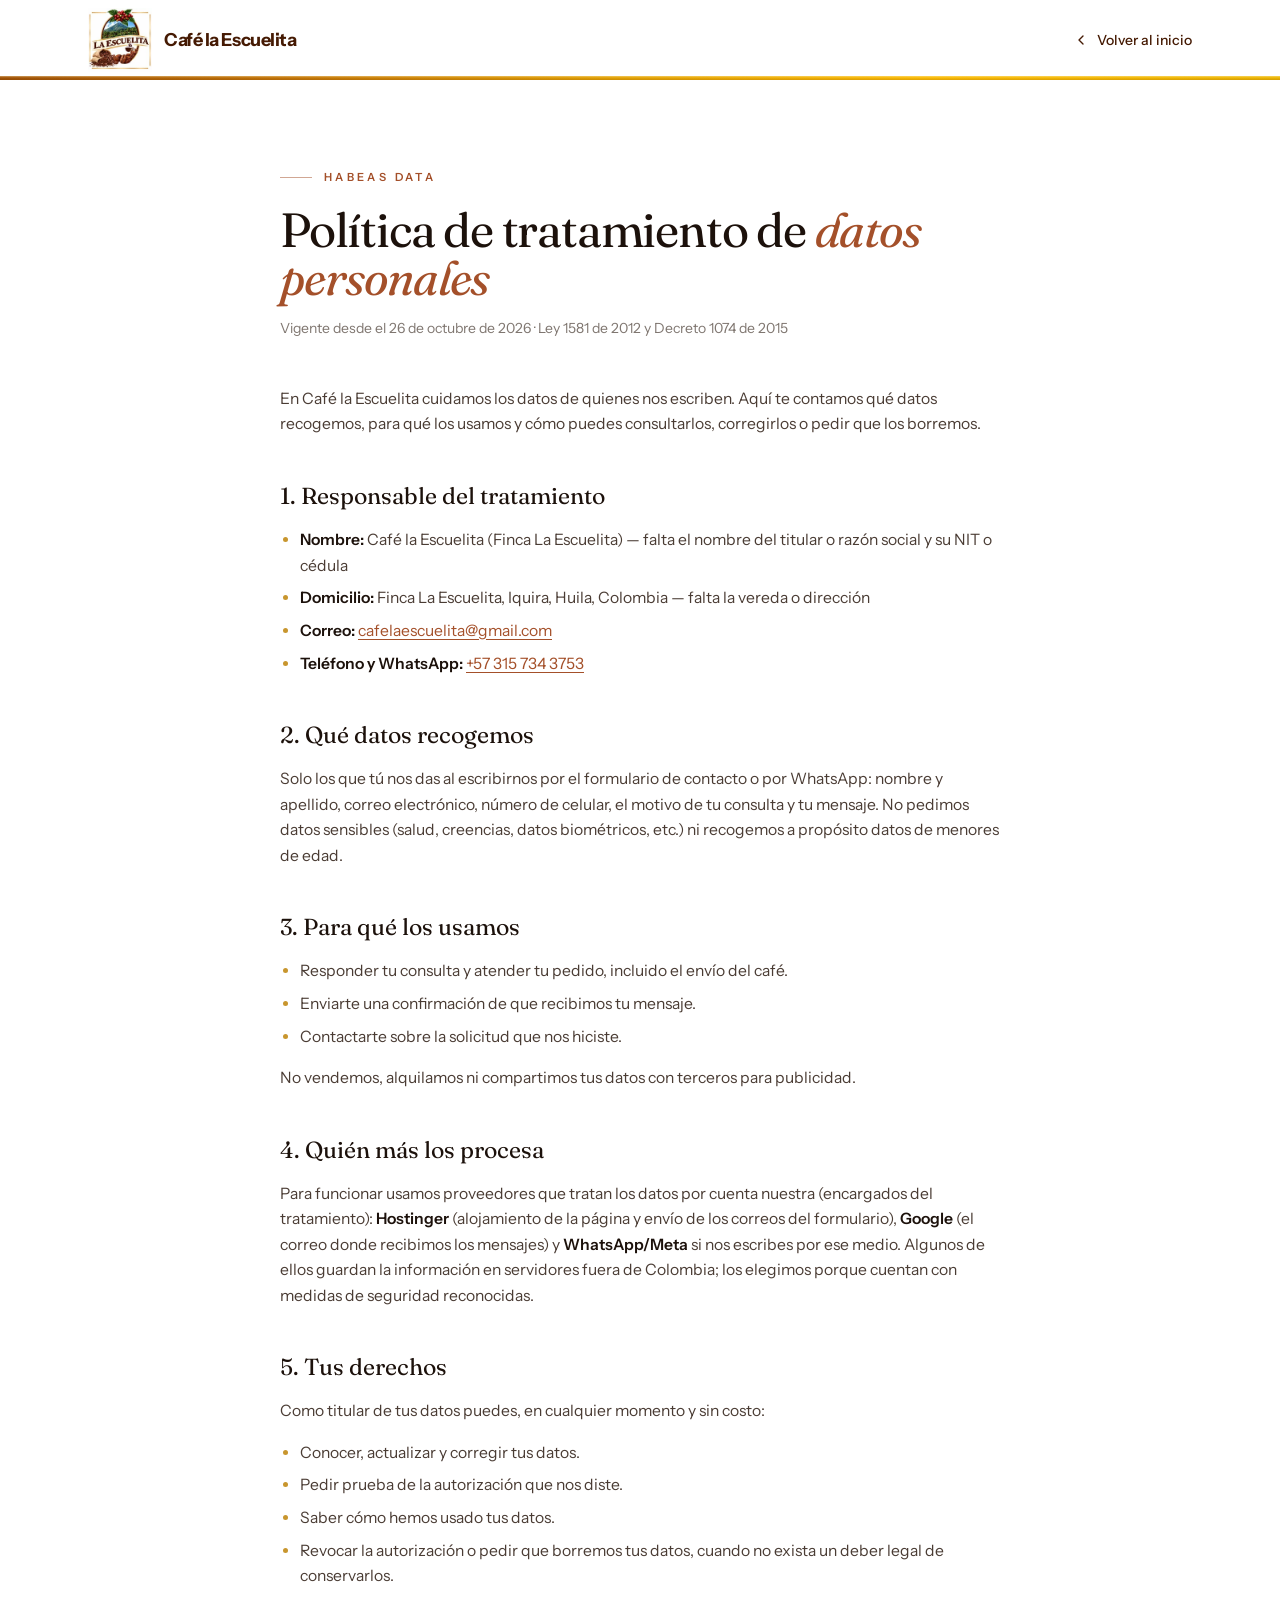
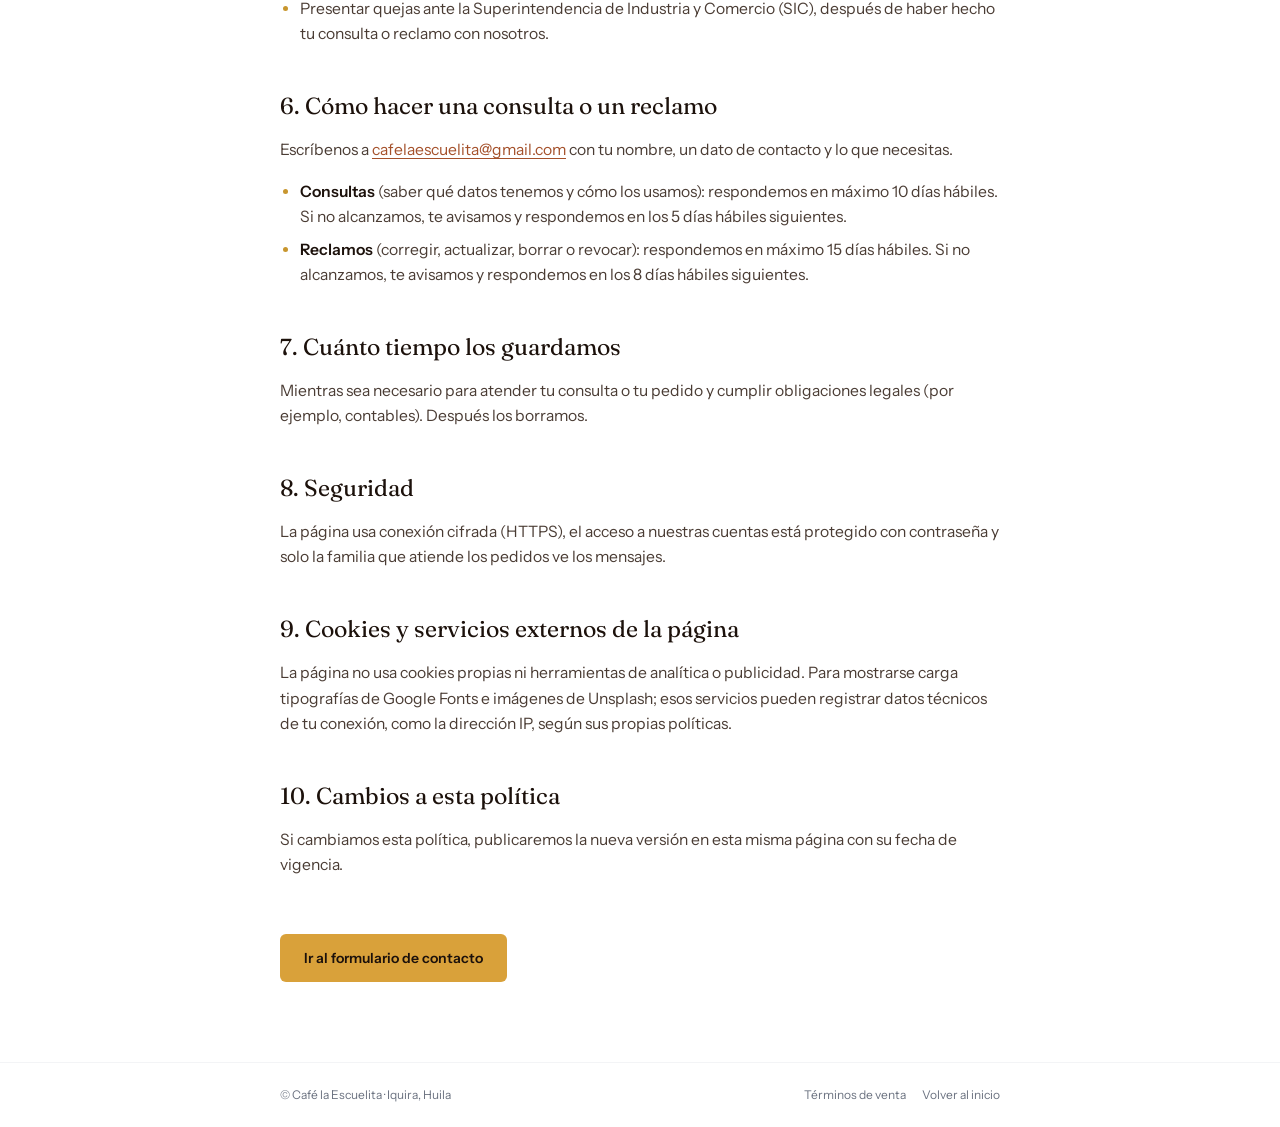
<file: plantilla la escuelita/public/politica-de-privacidad.html>
<!doctype html>
<html lang="es">

<head>
    <meta charset="utf-8" />
    <meta name="viewport" content="width=device-width,initial-scale=1" />
    <title>Política de tratamiento de datos — Café la Escuelita</title>
    <meta name="description"
        content="Cómo Café la Escuelita recoge, usa y protege los datos personales de quienes nos escriben, según la Ley 1581 de 2012." />
    <meta name="theme-color" content="#78350f" />
    <link rel="canonical" href="https://cafelaescuelita.site/politica-de-privacidad.html" />
    <link rel="icon" type="image/png" href="./assets/images/favicon.png?v=e731b4c83d" />
    <link rel="apple-touch-icon" href="./assets/images/apple-touch-icon.png?v=aecf07cb11" />

    <!-- CSS compilado con Tailwind (fuente: src/estilos.css → python construir.py) -->
    <link rel="stylesheet" href="./assets/css/estilos.css?v=bdeff08b38" />

    <link rel="preconnect" href="https://fonts.googleapis.com" />
    <link rel="preconnect" href="https://fonts.gstatic.com" crossorigin />
    <link
        href="https://fonts.googleapis.com/css2?family=Fraunces:ital,opsz,wght,SOFT,WONK@0,9..144,300..700,0..100,0..1;1,9..144,300..600,0..100,0..1&family=Instrument+Sans:wght@400..700&display=swap"
        rel="stylesheet" />
</head>

<body class="antialiased bg-white font-texto text-espresso-900">
    <!-- Barra de navegación (versión corta: logo y volver) -->
    <header class="sticky top-0 z-50 bg-white/90 backdrop-blur-md">
        <div class="franja-dorada absolute inset-x-0 bottom-0 h-1" aria-hidden="true"></div>
        <nav class="mx-auto flex max-w-6xl items-center justify-between px-6 py-2">
            <a href="index.html" class="flex items-center gap-3" aria-label="Café la Escuelita, inicio">
                <img src="./assets/images/logo-web.webp?v=3f88972a7d" width="160" height="160" alt="Logo de Café la Escuelita"
                    class="h-14 w-14 object-contain mix-blend-multiply md:h-16 md:w-16" />
                <span class="hidden text-lg font-bold tracking-tight text-amber-950 sm:block">Café la Escuelita</span>
            </a>
            <a href="index.html" class="inline-flex items-center gap-2 text-sm font-medium text-amber-950 transition-colors hover:text-terracota-600">
                <svg class="h-4 w-4" viewBox="0 0 24 24" fill="none" stroke="currentColor" stroke-width="2" stroke-linecap="round" stroke-linejoin="round" aria-hidden="true"><path d="M15 6l-6 6 6 6" /></svg>
                Volver al inicio
            </a>
        </nav>
    </header>

    <main class="mx-auto max-w-3xl px-6 py-16 md:py-20">
        <p class="inline-flex items-center gap-3 text-[0.7rem] font-semibold uppercase tracking-[0.3em] text-terracota-600">
            <span class="h-px w-8 bg-terracota-600/50"></span>Habeas Data
        </p>
        <h1 class="mt-5 font-display text-4xl font-normal leading-tight tracking-tight md:text-5xl">
            Política de tratamiento de <em class="italic text-terracota-600">datos personales</em>
        </h1>
        <p class="mt-4 text-sm text-espresso-800/60">Vigente desde el 26 de octubre de 2026 · Ley 1581 de 2012 y Decreto 1074 de 2015</p>

        <div class="legal mt-12 text-[0.98rem] leading-relaxed text-espresso-800/85">
            <p>
                En Café la Escuelita cuidamos los datos de quienes nos escriben. Aquí te contamos qué datos recogemos,
                para qué los usamos y cómo puedes consultarlos, corregirlos o pedir que los borremos.
            </p>

            <h2>1. Responsable del tratamiento</h2>
            <ul>
                <li><strong>Nombre:</strong> <span data-por-confirmar>Café la Escuelita (Finca La Escuelita) — falta el nombre del titular o razón social y su NIT o cédula</span></li>
                <li><strong>Domicilio:</strong> <span data-por-confirmar>Finca La Escuelita, Iquira, Huila, Colombia — falta la vereda o dirección</span></li>
                <li><strong>Correo:</strong> <a href="mailto:cafelaescuelita@gmail.com">cafelaescuelita@gmail.com</a></li>
                <li><strong>Teléfono y WhatsApp:</strong> <a href="https://wa.me/573157343753" target="_blank" rel="noopener">+57 315 734 3753</a></li>
            </ul>

            <h2>2. Qué datos recogemos</h2>
            <p>
                Solo los que tú nos das al escribirnos por el formulario de contacto o por WhatsApp: nombre y apellido,
                correo electrónico, número de celular, el motivo de tu consulta y tu mensaje. No pedimos datos sensibles
                (salud, creencias, datos biométricos, etc.) ni recogemos a propósito datos de menores de edad.
            </p>

            <h2>3. Para qué los usamos</h2>
            <ul>
                <li>Responder tu consulta y atender tu pedido, incluido el envío del café.</li>
                <li>Enviarte una confirmación de que recibimos tu mensaje.</li>
                <li>Contactarte sobre la solicitud que nos hiciste.</li>
            </ul>
            <p>No vendemos, alquilamos ni compartimos tus datos con terceros para publicidad.</p>

            <h2>4. Quién más los procesa</h2>
            <p>
                Para funcionar usamos proveedores que tratan los datos por cuenta nuestra (encargados del tratamiento):
                <strong>Hostinger</strong> (alojamiento de la página y envío de los correos del formulario),
                <strong>Google</strong> (el correo donde recibimos los mensajes) y <strong>WhatsApp/Meta</strong> si nos
                escribes por ese medio. Algunos de ellos guardan la información en servidores fuera de Colombia; los
                elegimos porque cuentan con medidas de seguridad reconocidas.
            </p>

            <h2>5. Tus derechos</h2>
            <p>Como titular de tus datos puedes, en cualquier momento y sin costo:</p>
            <ul>
                <li>Conocer, actualizar y corregir tus datos.</li>
                <li>Pedir prueba de la autorización que nos diste.</li>
                <li>Saber cómo hemos usado tus datos.</li>
                <li>Revocar la autorización o pedir que borremos tus datos, cuando no exista un deber legal de conservarlos.</li>
                <li>Presentar quejas ante la Superintendencia de Industria y Comercio (SIC), después de haber hecho tu consulta o reclamo con nosotros.</li>
            </ul>

            <h2>6. Cómo hacer una consulta o un reclamo</h2>
            <p>
                Escríbenos a <a href="mailto:cafelaescuelita@gmail.com">cafelaescuelita@gmail.com</a> con tu nombre, un
                dato de contacto y lo que necesitas.
            </p>
            <ul>
                <li><strong>Consultas</strong> (saber qué datos tenemos y cómo los usamos): respondemos en máximo 10 días hábiles. Si no alcanzamos, te avisamos y respondemos en los 5 días hábiles siguientes.</li>
                <li><strong>Reclamos</strong> (corregir, actualizar, borrar o revocar): respondemos en máximo 15 días hábiles. Si no alcanzamos, te avisamos y respondemos en los 8 días hábiles siguientes.</li>
            </ul>

            <h2>7. Cuánto tiempo los guardamos</h2>
            <p>
                Mientras sea necesario para atender tu consulta o tu pedido y cumplir obligaciones legales (por ejemplo,
                contables). Después los borramos.
            </p>

            <h2>8. Seguridad</h2>
            <p>
                La página usa conexión cifrada (HTTPS), el acceso a nuestras cuentas está protegido con contraseña y solo
                la familia que atiende los pedidos ve los mensajes.
            </p>

            <h2>9. Cookies y servicios externos de la página</h2>
            <p>
                La página no usa cookies propias ni herramientas de analítica o publicidad. Para mostrarse carga tipografías
                de Google Fonts e imágenes de Unsplash; esos servicios pueden registrar datos técnicos de tu conexión, como
                la dirección IP, según sus propias políticas.
            </p>

            <h2>10. Cambios a esta política</h2>
            <p>
                Si cambiamos esta política, publicaremos la nueva versión en esta misma página con su fecha de vigencia.
            </p>
        </div>

        <a href="index.html#contacto"
            class="mt-14 inline-flex items-center gap-2.5 rounded-md bg-mostaza-500 px-6 py-3.5 text-sm font-semibold text-espresso-900 transition-colors hover:bg-mostaza-400 focus-visible:outline-none focus-visible:ring-2 focus-visible:ring-espresso-900 focus-visible:ring-offset-2">
            Ir al formulario de contacto
        </a>
    </main>

    <footer class="border-t border-gray-100">
        <div class="mx-auto flex max-w-3xl flex-col items-center gap-2 px-6 py-6 text-xs text-gray-500 sm:flex-row sm:justify-between">
            <p>© Café la Escuelita · Iquira, Huila</p>
            <div class="flex gap-4">
                <a href="terminos.html" class="transition-colors hover:text-gray-700">Términos de venta</a>
                <a href="index.html" class="transition-colors hover:text-gray-700">Volver al inicio</a>
            </div>
        </div>
    </footer>
</body>

</html>
</file>
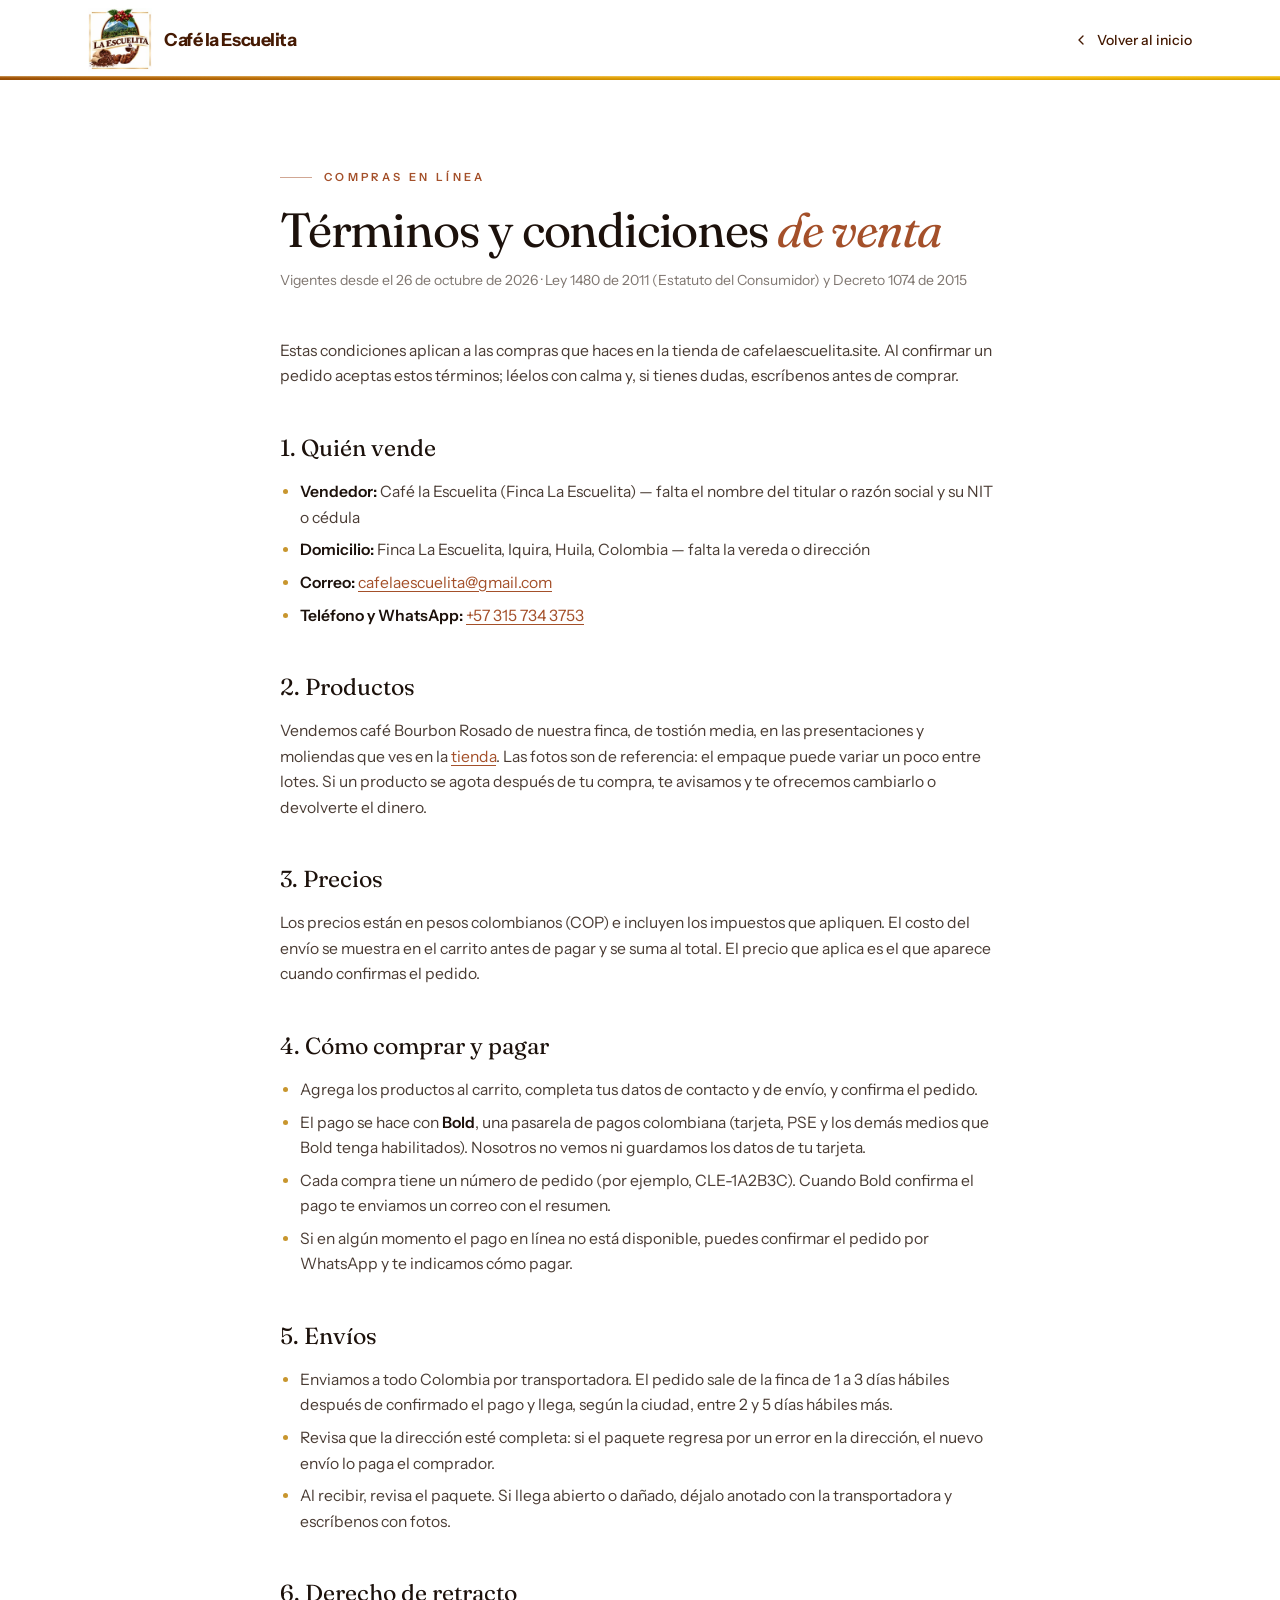
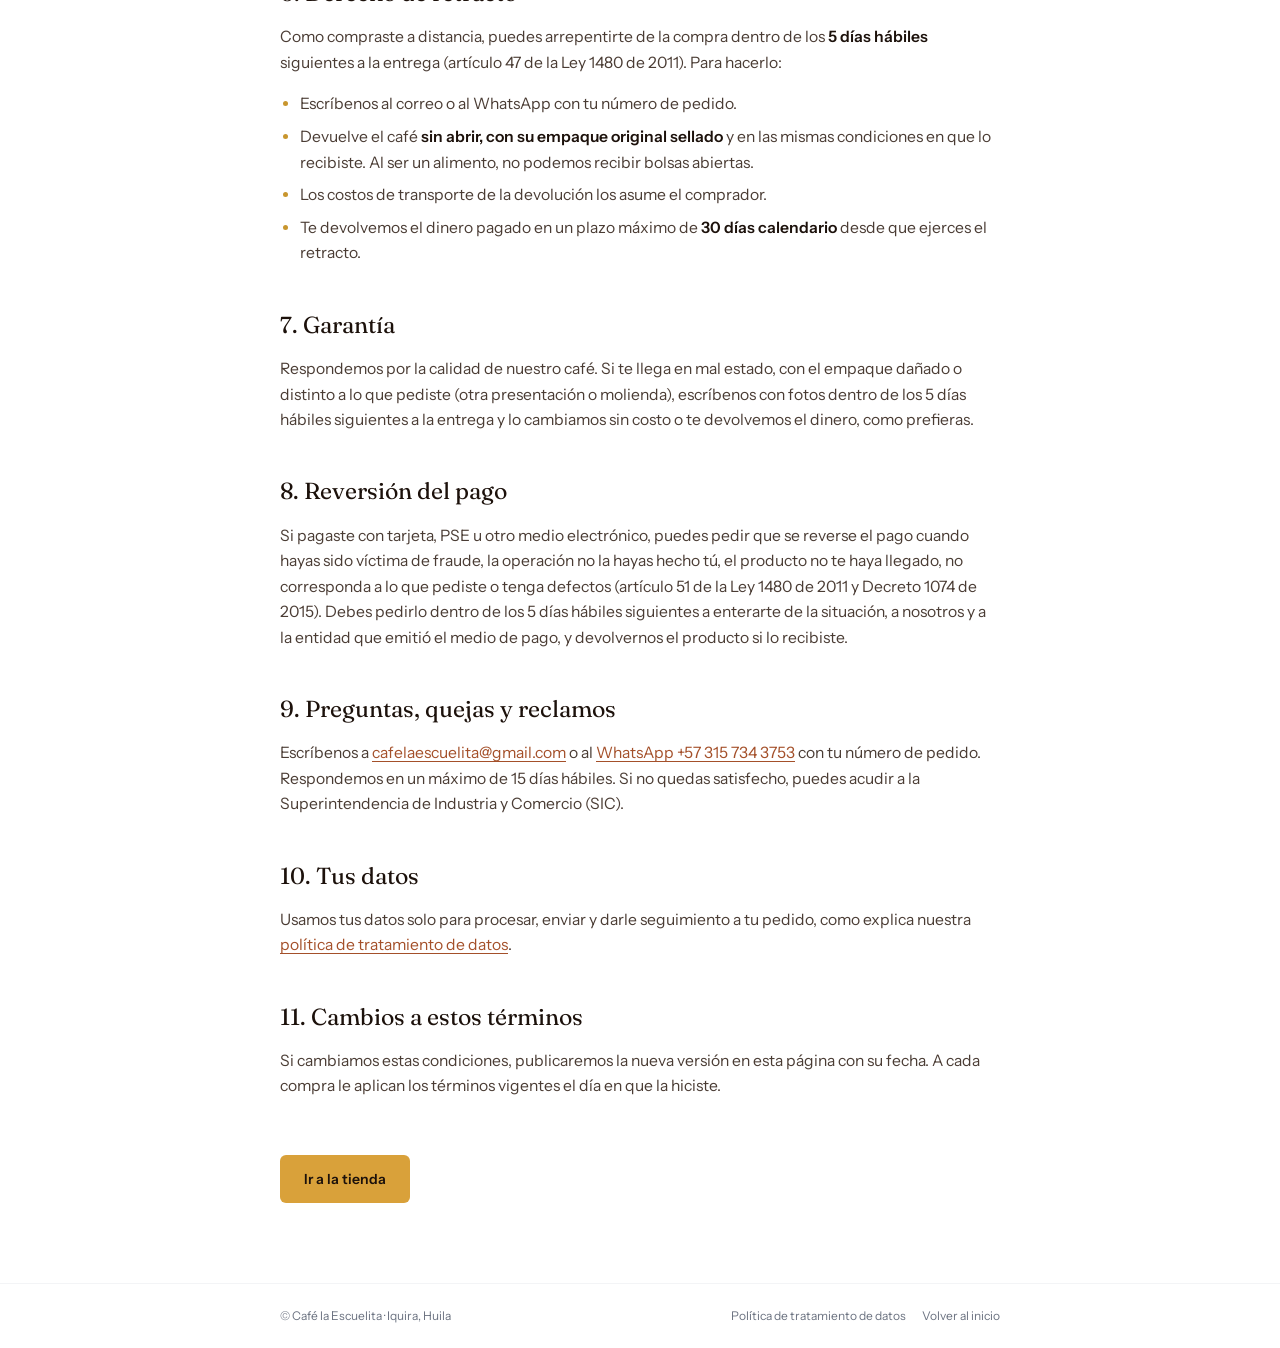
<file: plantilla la escuelita/public/terminos.html>
<!doctype html>
<html lang="es">

<head>
    <meta charset="utf-8" />
    <meta name="viewport" content="width=device-width,initial-scale=1" />
    <title>Términos de venta — Café la Escuelita</title>
    <meta name="description"
        content="Condiciones de compra en la tienda de Café la Escuelita: precios, pagos con Bold, envíos, derecho de retracto, garantía y reclamos." />
    <meta name="theme-color" content="#78350f" />
    <link rel="canonical" href="https://cafelaescuelita.site/terminos.html" />
    <link rel="icon" type="image/png" href="./assets/images/favicon.png?v=e731b4c83d" />
    <link rel="apple-touch-icon" href="./assets/images/apple-touch-icon.png?v=aecf07cb11" />

    <!-- CSS compilado con Tailwind (fuente: src/estilos.css → python construir.py) -->
    <link rel="stylesheet" href="./assets/css/estilos.css?v=bdeff08b38" />

    <link rel="preconnect" href="https://fonts.googleapis.com" />
    <link rel="preconnect" href="https://fonts.gstatic.com" crossorigin />
    <link
        href="https://fonts.googleapis.com/css2?family=Fraunces:ital,opsz,wght,SOFT,WONK@0,9..144,300..700,0..100,0..1;1,9..144,300..600,0..100,0..1&family=Instrument+Sans:wght@400..700&display=swap"
        rel="stylesheet" />
</head>

<body class="antialiased bg-white font-texto text-espresso-900">
    <!-- Barra de navegación (versión corta: logo y volver) -->
    <header class="sticky top-0 z-50 bg-white/90 backdrop-blur-md">
        <div class="franja-dorada absolute inset-x-0 bottom-0 h-1" aria-hidden="true"></div>
        <nav class="mx-auto flex max-w-6xl items-center justify-between px-6 py-2">
            <a href="index.html" class="flex items-center gap-3" aria-label="Café la Escuelita, inicio">
                <img src="./assets/images/logo-web.webp?v=3f88972a7d" width="160" height="160" alt="Logo de Café la Escuelita"
                    class="h-14 w-14 object-contain mix-blend-multiply md:h-16 md:w-16" />
                <span class="hidden text-lg font-bold tracking-tight text-amber-950 sm:block">Café la Escuelita</span>
            </a>
            <a href="index.html" class="inline-flex items-center gap-2 text-sm font-medium text-amber-950 transition-colors hover:text-terracota-600">
                <svg class="h-4 w-4" viewBox="0 0 24 24" fill="none" stroke="currentColor" stroke-width="2" stroke-linecap="round" stroke-linejoin="round" aria-hidden="true"><path d="M15 6l-6 6 6 6" /></svg>
                Volver al inicio
            </a>
        </nav>
    </header>

    <main class="mx-auto max-w-3xl px-6 py-16 md:py-20">
        <p class="inline-flex items-center gap-3 text-[0.7rem] font-semibold uppercase tracking-[0.3em] text-terracota-600">
            <span class="h-px w-8 bg-terracota-600/50"></span>Compras en línea
        </p>
        <h1 class="mt-5 font-display text-4xl font-normal leading-tight tracking-tight md:text-5xl">
            Términos y condiciones <em class="italic text-terracota-600">de venta</em>
        </h1>
        <p class="mt-4 text-sm text-espresso-800/60">Vigentes desde el 26 de octubre de 2026 · Ley 1480 de 2011 (Estatuto del Consumidor) y Decreto 1074 de 2015</p>

        <div class="legal mt-12 text-[0.98rem] leading-relaxed text-espresso-800/85">
            <p>
                Estas condiciones aplican a las compras que haces en la tienda de cafelaescuelita.site. Al confirmar un
                pedido aceptas estos términos; léelos con calma y, si tienes dudas, escríbenos antes de comprar.
            </p>

            <h2>1. Quién vende</h2>
            <ul>
                <li><strong>Vendedor:</strong> <span data-por-confirmar>Café la Escuelita (Finca La Escuelita) — falta el nombre del titular o razón social y su NIT o cédula</span></li>
                <li><strong>Domicilio:</strong> <span data-por-confirmar>Finca La Escuelita, Iquira, Huila, Colombia — falta la vereda o dirección</span></li>
                <li><strong>Correo:</strong> <a href="mailto:cafelaescuelita@gmail.com">cafelaescuelita@gmail.com</a></li>
                <li><strong>Teléfono y WhatsApp:</strong> <a href="https://wa.me/573157343753" target="_blank" rel="noopener">+57 315 734 3753</a></li>
            </ul>

            <h2>2. Productos</h2>
            <p>
                Vendemos café Bourbon Rosado de nuestra finca, de tostión media, en las presentaciones y moliendas que
                ves en la <a href="tienda.html">tienda</a>. Las fotos son de referencia: el empaque puede variar un poco
                entre lotes. Si un producto se agota después de tu compra, te avisamos y te ofrecemos cambiarlo o
                devolverte el dinero.
            </p>

            <h2>3. Precios</h2>
            <p>
                Los precios están en pesos colombianos (COP) e <span data-por-confirmar>incluyen los impuestos que apliquen</span>.
                El costo del envío se muestra en el carrito antes de pagar y se suma al total. El precio que aplica es el
                que aparece cuando confirmas el pedido.
            </p>

            <h2>4. Cómo comprar y pagar</h2>
            <ul>
                <li>Agrega los productos al carrito, completa tus datos de contacto y de envío, y confirma el pedido.</li>
                <li>El pago se hace con <strong>Bold</strong>, una pasarela de pagos colombiana (tarjeta, PSE y los demás
                    medios que Bold tenga habilitados). Nosotros no vemos ni guardamos los datos de tu tarjeta.</li>
                <li>Cada compra tiene un número de pedido (por ejemplo, CLE-1A2B3C). Cuando Bold confirma el pago te enviamos
                    un correo con el resumen.</li>
                <li>Si en algún momento el pago en línea no está disponible, puedes confirmar el pedido por WhatsApp y te
                    indicamos cómo pagar.</li>
            </ul>

            <h2>5. Envíos</h2>
            <ul>
                <li><span data-por-confirmar>Enviamos a todo Colombia por transportadora. El pedido sale de la finca de 1 a 3 días hábiles después de confirmado el pago y llega, según la ciudad, entre 2 y 5 días hábiles más.</span></li>
                <li>Revisa que la dirección esté completa: si el paquete regresa por un error en la dirección, el nuevo envío lo paga el comprador.</li>
                <li>Al recibir, revisa el paquete. Si llega abierto o dañado, déjalo anotado con la transportadora y escríbenos con fotos.</li>
            </ul>

            <h2>6. Derecho de retracto</h2>
            <p>
                Como compraste a distancia, puedes arrepentirte de la compra dentro de los <strong>5 días hábiles</strong>
                siguientes a la entrega (artículo 47 de la Ley 1480 de 2011). Para hacerlo:
            </p>
            <ul>
                <li>Escríbenos al correo o al WhatsApp con tu número de pedido.</li>
                <li>Devuelve el café <strong>sin abrir, con su empaque original sellado</strong> y en las mismas condiciones en
                    que lo recibiste. Al ser un alimento, no podemos recibir bolsas abiertas.</li>
                <li>Los costos de transporte de la devolución los asume el comprador.</li>
                <li>Te devolvemos el dinero pagado en un plazo máximo de <strong>30 días calendario</strong> desde que ejerces el retracto.</li>
            </ul>

            <h2>7. Garantía</h2>
            <p>
                Respondemos por la calidad de nuestro café. Si te llega en mal estado, con el empaque dañado o distinto a
                lo que pediste (otra presentación o molienda), escríbenos con fotos dentro de los 5 días hábiles siguientes
                a la entrega y lo cambiamos sin costo o te devolvemos el dinero, como prefieras.
            </p>

            <h2>8. Reversión del pago</h2>
            <p>
                Si pagaste con tarjeta, PSE u otro medio electrónico, puedes pedir que se reverse el pago cuando hayas sido
                víctima de fraude, la operación no la hayas hecho tú, el producto no te haya llegado, no corresponda a lo
                que pediste o tenga defectos (artículo 51 de la Ley 1480 de 2011 y Decreto 1074 de 2015). Debes pedirlo
                dentro de los 5 días hábiles siguientes a enterarte de la situación, a nosotros y a la entidad que emitió
                el medio de pago, y devolvernos el producto si lo recibiste.
            </p>

            <h2>9. Preguntas, quejas y reclamos</h2>
            <p>
                Escríbenos a <a href="mailto:cafelaescuelita@gmail.com">cafelaescuelita@gmail.com</a> o al
                <a href="https://wa.me/573157343753" target="_blank" rel="noopener">WhatsApp +57 315 734 3753</a> con tu
                número de pedido. Respondemos en un máximo de 15 días hábiles. Si no quedas satisfecho, puedes acudir a la
                Superintendencia de Industria y Comercio (SIC).
            </p>

            <h2>10. Tus datos</h2>
            <p>
                Usamos tus datos solo para procesar, enviar y darle seguimiento a tu pedido, como explica nuestra
                <a href="politica-de-privacidad.html">política de tratamiento de datos</a>.
            </p>

            <h2>11. Cambios a estos términos</h2>
            <p>
                Si cambiamos estas condiciones, publicaremos la nueva versión en esta página con su fecha. A cada compra
                le aplican los términos vigentes el día en que la hiciste.
            </p>
        </div>

        <a href="tienda.html"
            class="mt-14 inline-flex items-center gap-2.5 rounded-md bg-mostaza-500 px-6 py-3.5 text-sm font-semibold text-espresso-900 transition-colors hover:bg-mostaza-400 focus-visible:outline-none focus-visible:ring-2 focus-visible:ring-espresso-900 focus-visible:ring-offset-2">
            Ir a la tienda
        </a>
    </main>

    <footer class="border-t border-gray-100">
        <div class="mx-auto flex max-w-3xl flex-col items-center gap-2 px-6 py-6 text-xs text-gray-500 sm:flex-row sm:justify-between">
            <p>© Café la Escuelita · Iquira, Huila</p>
            <div class="flex gap-4">
                <a href="politica-de-privacidad.html" class="transition-colors hover:text-gray-700">Política de tratamiento de datos</a>
                <a href="index.html" class="transition-colors hover:text-gray-700">Volver al inicio</a>
            </div>
        </div>
    </footer>
</body>

</html>
</file>
<file: plantilla la escuelita/public/assets/css/estilos.css>
*,:after,:before{--tw-border-spacing-x:0;--tw-border-spacing-y:0;--tw-translate-x:0;--tw-translate-y:0;--tw-rotate:0;--tw-skew-x:0;--tw-skew-y:0;--tw-scale-x:1;--tw-scale-y:1;--tw-pan-x: ;--tw-pan-y: ;--tw-pinch-zoom: ;--tw-scroll-snap-strictness:proximity;--tw-gradient-from-position: ;--tw-gradient-via-position: ;--tw-gradient-to-position: ;--tw-ordinal: ;--tw-slashed-zero: ;--tw-numeric-figure: ;--tw-numeric-spacing: ;--tw-numeric-fraction: ;--tw-ring-inset: ;--tw-ring-offset-width:0px;--tw-ring-offset-color:#fff;--tw-ring-color:rgba(59,130,246,.5);--tw-ring-offset-shadow:0 0 #0000;--tw-ring-shadow:0 0 #0000;--tw-shadow:0 0 #0000;--tw-shadow-colored:0 0 #0000;--tw-blur: ;--tw-brightness: ;--tw-contrast: ;--tw-grayscale: ;--tw-hue-rotate: ;--tw-invert: ;--tw-saturate: ;--tw-sepia: ;--tw-drop-shadow: ;--tw-backdrop-blur: ;--tw-backdrop-brightness: ;--tw-backdrop-contrast: ;--tw-backdrop-grayscale: ;--tw-backdrop-hue-rotate: ;--tw-backdrop-invert: ;--tw-backdrop-opacity: ;--tw-backdrop-saturate: ;--tw-backdrop-sepia: ;--tw-contain-size: ;--tw-contain-layout: ;--tw-contain-paint: ;--tw-contain-style: }::backdrop{--tw-border-spacing-x:0;--tw-border-spacing-y:0;--tw-translate-x:0;--tw-translate-y:0;--tw-rotate:0;--tw-skew-x:0;--tw-skew-y:0;--tw-scale-x:1;--tw-scale-y:1;--tw-pan-x: ;--tw-pan-y: ;--tw-pinch-zoom: ;--tw-scroll-snap-strictness:proximity;--tw-gradient-from-position: ;--tw-gradient-via-position: ;--tw-gradient-to-position: ;--tw-ordinal: ;--tw-slashed-zero: ;--tw-numeric-figure: ;--tw-numeric-spacing: ;--tw-numeric-fraction: ;--tw-ring-inset: ;--tw-ring-offset-width:0px;--tw-ring-offset-color:#fff;--tw-ring-color:rgba(59,130,246,.5);--tw-ring-offset-shadow:0 0 #0000;--tw-ring-shadow:0 0 #0000;--tw-shadow:0 0 #0000;--tw-shadow-colored:0 0 #0000;--tw-blur: ;--tw-brightness: ;--tw-contrast: ;--tw-grayscale: ;--tw-hue-rotate: ;--tw-invert: ;--tw-saturate: ;--tw-sepia: ;--tw-drop-shadow: ;--tw-backdrop-blur: ;--tw-backdrop-brightness: ;--tw-backdrop-contrast: ;--tw-backdrop-grayscale: ;--tw-backdrop-hue-rotate: ;--tw-backdrop-invert: ;--tw-backdrop-opacity: ;--tw-backdrop-saturate: ;--tw-backdrop-sepia: ;--tw-contain-size: ;--tw-contain-layout: ;--tw-contain-paint: ;--tw-contain-style: }
/*! tailwindcss v3.4.17 | MIT License | https://tailwindcss.com*/*,:after,:before{border:0 solid #e5e7eb;box-sizing:border-box}:after,:before{--tw-content:""}:host,html{line-height:1.5;-webkit-text-size-adjust:100%;font-family:ui-sans-serif,system-ui,sans-serif,Apple Color Emoji,Segoe UI Emoji,Segoe UI Symbol,Noto Color Emoji;font-feature-settings:normal;font-variation-settings:normal;-moz-tab-size:4;-o-tab-size:4;tab-size:4;-webkit-tap-highlight-color:transparent}body{line-height:inherit;margin:0}hr{border-top-width:1px;color:inherit;height:0}abbr:where([title]){-webkit-text-decoration:underline dotted;text-decoration:underline dotted}h1,h2,h3,h4,h5,h6{font-size:inherit;font-weight:inherit}a{color:inherit;text-decoration:inherit}b,strong{font-weight:bolder}code,kbd,pre,samp{font-family:ui-monospace,SFMono-Regular,Menlo,Monaco,Consolas,Liberation Mono,Courier New,monospace;font-feature-settings:normal;font-size:1em;font-variation-settings:normal}small{font-size:80%}sub,sup{font-size:75%;line-height:0;position:relative;vertical-align:baseline}sub{bottom:-.25em}sup{top:-.5em}table{border-collapse:collapse;border-color:inherit;text-indent:0}button,input,optgroup,select,textarea{color:inherit;font-family:inherit;font-feature-settings:inherit;font-size:100%;font-variation-settings:inherit;font-weight:inherit;letter-spacing:inherit;line-height:inherit;margin:0;padding:0}button,select{text-transform:none}button,input:where([type=button]),input:where([type=reset]),input:where([type=submit]){-webkit-appearance:button;background-color:transparent;background-image:none}:-moz-focusring{outline:auto}:-moz-ui-invalid{box-shadow:none}progress{vertical-align:baseline}::-webkit-inner-spin-button,::-webkit-outer-spin-button{height:auto}[type=search]{-webkit-appearance:textfield;outline-offset:-2px}::-webkit-search-decoration{-webkit-appearance:none}::-webkit-file-upload-button{-webkit-appearance:button;font:inherit}summary{display:list-item}blockquote,dd,dl,figure,h1,h2,h3,h4,h5,h6,hr,p,pre{margin:0}fieldset{margin:0}fieldset,legend{padding:0}menu,ol,ul{list-style:none;margin:0;padding:0}dialog{padding:0}textarea{resize:vertical}input::-moz-placeholder,textarea::-moz-placeholder{color:#9ca3af;opacity:1}input::placeholder,textarea::placeholder{color:#9ca3af;opacity:1}[role=button],button{cursor:pointer}:disabled{cursor:default}audio,canvas,embed,iframe,img,object,svg,video{display:block;vertical-align:middle}img,video{height:auto;max-width:100%}[hidden]:where(:not([hidden=until-found])){display:none}[multiple],[type=date],[type=datetime-local],[type=email],[type=month],[type=number],[type=password],[type=search],[type=tel],[type=text],[type=time],[type=url],[type=week],input:where(:not([type])),select,textarea{-webkit-appearance:none;-moz-appearance:none;appearance:none;background-color:#fff;border-color:#6b7280;border-radius:0;border-width:1px;font-size:1rem;line-height:1.5rem;padding:.5rem .75rem;--tw-shadow:0 0 #0000}[multiple]:focus,[type=date]:focus,[type=datetime-local]:focus,[type=email]:focus,[type=month]:focus,[type=number]:focus,[type=password]:focus,[type=search]:focus,[type=tel]:focus,[type=text]:focus,[type=time]:focus,[type=url]:focus,[type=week]:focus,input:where(:not([type])):focus,select:focus,textarea:focus{outline:2px solid transparent;outline-offset:2px;--tw-ring-inset:var(--tw-empty,/*!*/ /*!*/);--tw-ring-offset-width:0px;--tw-ring-offset-color:#fff;--tw-ring-color:#2563eb;--tw-ring-offset-shadow:var(--tw-ring-inset) 0 0 0 var(--tw-ring-offset-width) var(--tw-ring-offset-color);--tw-ring-shadow:var(--tw-ring-inset) 0 0 0 calc(1px + var(--tw-ring-offset-width)) var(--tw-ring-color);border-color:#2563eb;box-shadow:var(--tw-ring-offset-shadow),var(--tw-ring-shadow),var(--tw-shadow)}input::-moz-placeholder,textarea::-moz-placeholder{color:#6b7280;opacity:1}input::placeholder,textarea::placeholder{color:#6b7280;opacity:1}::-webkit-datetime-edit-fields-wrapper{padding:0}::-webkit-date-and-time-value{min-height:1.5em;text-align:inherit}::-webkit-datetime-edit{display:inline-flex}::-webkit-datetime-edit,::-webkit-datetime-edit-day-field,::-webkit-datetime-edit-hour-field,::-webkit-datetime-edit-meridiem-field,::-webkit-datetime-edit-millisecond-field,::-webkit-datetime-edit-minute-field,::-webkit-datetime-edit-month-field,::-webkit-datetime-edit-second-field,::-webkit-datetime-edit-year-field{padding-bottom:0;padding-top:0}select{background-image:url("data:image/svg+xml;charset=utf-8,%3Csvg xmlns='http://www.w3.org/2000/svg' fill='none' viewBox='0 0 20 20'%3E%3Cpath stroke='%236b7280' stroke-linecap='round' stroke-linejoin='round' stroke-width='1.5' d='m6 8 4 4 4-4'/%3E%3C/svg%3E");background-position:right .5rem center;background-repeat:no-repeat;background-size:1.5em 1.5em;padding-right:2.5rem;-webkit-print-color-adjust:exact;print-color-adjust:exact}[multiple],[size]:where(select:not([size="1"])){background-image:none;background-position:0 0;background-repeat:unset;background-size:initial;padding-right:.75rem;-webkit-print-color-adjust:unset;print-color-adjust:unset}[type=checkbox],[type=radio]{-webkit-appearance:none;-moz-appearance:none;appearance:none;background-color:#fff;background-origin:border-box;border-color:#6b7280;border-width:1px;color:#2563eb;display:inline-block;flex-shrink:0;height:1rem;padding:0;-webkit-print-color-adjust:exact;print-color-adjust:exact;-webkit-user-select:none;-moz-user-select:none;user-select:none;vertical-align:middle;width:1rem;--tw-shadow:0 0 #0000}[type=checkbox]{border-radius:0}[type=radio]{border-radius:100%}[type=checkbox]:focus,[type=radio]:focus{outline:2px solid transparent;outline-offset:2px;--tw-ring-inset:var(--tw-empty,/*!*/ /*!*/);--tw-ring-offset-width:2px;--tw-ring-offset-color:#fff;--tw-ring-color:#2563eb;--tw-ring-offset-shadow:var(--tw-ring-inset) 0 0 0 var(--tw-ring-offset-width) var(--tw-ring-offset-color);--tw-ring-shadow:var(--tw-ring-inset) 0 0 0 calc(2px + var(--tw-ring-offset-width)) var(--tw-ring-color);box-shadow:var(--tw-ring-offset-shadow),var(--tw-ring-shadow),var(--tw-shadow)}[type=checkbox]:checked,[type=radio]:checked{background-color:currentColor;background-position:50%;background-repeat:no-repeat;background-size:100% 100%;border-color:transparent}[type=checkbox]:checked{background-image:url("data:image/svg+xml;charset=utf-8,%3Csvg xmlns='http://www.w3.org/2000/svg' fill='%23fff' viewBox='0 0 16 16'%3E%3Cpath d='M12.207 4.793a1 1 0 0 1 0 1.414l-5 5a1 1 0 0 1-1.414 0l-2-2a1 1 0 0 1 1.414-1.414L6.5 9.086l4.293-4.293a1 1 0 0 1 1.414 0'/%3E%3C/svg%3E")}@media (forced-colors:active) {[type=checkbox]:checked{-webkit-appearance:auto;-moz-appearance:auto;appearance:auto}}[type=radio]:checked{background-image:url("data:image/svg+xml;charset=utf-8,%3Csvg xmlns='http://www.w3.org/2000/svg' fill='%23fff' viewBox='0 0 16 16'%3E%3Ccircle cx='8' cy='8' r='3'/%3E%3C/svg%3E")}@media (forced-colors:active) {[type=radio]:checked{-webkit-appearance:auto;-moz-appearance:auto;appearance:auto}}[type=checkbox]:checked:focus,[type=checkbox]:checked:hover,[type=radio]:checked:focus,[type=radio]:checked:hover{background-color:currentColor;border-color:transparent}[type=checkbox]:indeterminate{background-color:currentColor;background-image:url("data:image/svg+xml;charset=utf-8,%3Csvg xmlns='http://www.w3.org/2000/svg' fill='none' viewBox='0 0 16 16'%3E%3Cpath stroke='%23fff' stroke-linecap='round' stroke-linejoin='round' stroke-width='2' d='M4 8h8'/%3E%3C/svg%3E");background-position:50%;background-repeat:no-repeat;background-size:100% 100%;border-color:transparent}@media (forced-colors:active) {[type=checkbox]:indeterminate{-webkit-appearance:auto;-moz-appearance:auto;appearance:auto}}[type=checkbox]:indeterminate:focus,[type=checkbox]:indeterminate:hover{background-color:currentColor;border-color:transparent}[type=file]{background:unset;border-color:inherit;border-radius:0;border-width:0;font-size:unset;line-height:inherit;padding:0}[type=file]:focus{outline:1px solid ButtonText;outline:1px auto -webkit-focus-ring-color}[hidden]{display:none!important}.pregunta summary{list-style:none}.pregunta summary::-webkit-details-marker{display:none}.pregunta[open] .mas{transform:rotate(45deg)}.pregunta a{color:#a4502a;text-decoration:underline;text-underline-offset:3px}.legal>*+*{margin-top:1rem}.legal h2{color:#1c110b;font-family:Fraunces,Georgia,serif;font-size:1.45rem;line-height:1.3;margin-top:2.75rem}.legal ul{list-style:disc;padding-left:1.25rem}.legal li+li{margin-top:.45rem}.legal li::marker{color:#c8962e}.legal strong{color:#1c110b;font-weight:600}.legal a{color:#a4502a;text-decoration:underline;text-underline-offset:3px}@keyframes subir{0%{opacity:0;transform:translateY(14px)}to{opacity:1;transform:none}}.aparecer{animation:subir .8s cubic-bezier(.2,.7,.2,1) forwards;opacity:0}.retraso-1{animation-delay:.1s}.retraso-2{animation-delay:.2s}.retraso-3{animation-delay:.3s}.retraso-4{animation-delay:.45s}.titular{font-variation-settings:"SOFT" 100,"WONK" 1}.velo-texto:before{background:radial-gradient(ellipse 60% 55% at 55% 50%,#fff 45%,hsla(0,0%,100%,.85) 65%,hsla(0,0%,100%,0) 100%);content:"";inset:-4rem -2rem;pointer-events:none;position:absolute;z-index:-1}.paso-burbuja,.paso-gota,.paso-grano,.paso-vapor{transform-box:fill-box;transform-origin:50% 50%}@keyframes paso-vapor{0%{opacity:0;transform:translateY(4px)}40%{opacity:1}to{opacity:0;transform:translateY(-7px)}}.paso-vapor{animation:paso-vapor 2.6s ease-out infinite;opacity:0}@keyframes paso-grano{0%{opacity:0;transform:translateY(-6px) rotate(0)}15%{opacity:1}65%{opacity:1;transform:translateY(24px) rotate(40deg)}80%,to{opacity:0;transform:translateY(26px) rotate(40deg)}}.paso-grano{animation:paso-grano 2.4s cubic-bezier(.55,0,.8,.6) infinite;opacity:0}@keyframes paso-gota{0%{opacity:0;transform:translateY(-3px) scale(.6)}20%{opacity:1;transform:translateY(0) scale(1)}75%{opacity:1;transform:translateY(7px)}to{opacity:0;transform:translateY(9px)}}.paso-gota{animation:paso-gota 1.2s ease-in infinite;opacity:0}@keyframes paso-burbuja{0%,to{opacity:.3;transform:scale(.4)}50%{opacity:1;transform:scale(1.3)}}.paso-burbuja{animation:paso-burbuja 2s ease-in-out infinite}.paso svg{transition:transform .5s cubic-bezier(.2,.7,.2,1)}.paso:hover svg{transform:translateY(-4px)}.escena-3d{--w:12rem;--d:calc(var(--w)*0.36);padding:1.5rem 3rem 0;perspective:1400px;position:relative}@media (min-width:768px){.escena-3d{--w:15.5rem}}.bolsa-3d{border-radius:1rem;cursor:pointer;display:block;transform-style:preserve-3d;-webkit-tap-highlight-color:transparent}.bolsa-3d:focus{outline:none}.bolsa-3d:focus-visible:not([data-puntero]){outline:2px solid #c8962e;outline-offset:12px}.bolsa-3d .giro,.bolsa-3d .volteo{display:block;transform-style:preserve-3d}.bolsa-3d .giro{animation:girar-bolsa 9s ease-in-out infinite}.bolsa-3d .volteo{aspect-ratio:560/1385;position:relative;transition:transform 1.1s cubic-bezier(.3,.7,.2,1);width:var(--w)}.bolsa-3d[aria-pressed=true] .volteo{transform:rotateY(180deg)}.bolsa-3d .cara{backface-visibility:hidden;-webkit-backface-visibility:hidden;inset:0;position:absolute}.bolsa-3d .cara img{height:100%;-o-object-fit:fill;object-fit:fill;width:100%}.bolsa-3d .cara-frente{transform:translateZ(calc(var(--d)/2))}.bolsa-3d .cara-reverso{transform:rotateY(180deg) translateZ(calc(var(--d)/2))}.bolsa-3d .cara:after{animation:brillo-bolsa 9s ease-in-out infinite;background:linear-gradient(100deg,rgba(30,15,5,.14),transparent 28%,hsla(0,0%,100%,.5) 47%,transparent 62%,rgba(30,15,5,.16));background-size:240% 100%;content:"";inset:0;-webkit-mask:var(--mascara) center /100% 100% no-repeat;mask:var(--mascara) center /100% 100% no-repeat;pointer-events:none;position:absolute}.bolsa-3d .costado{backface-visibility:hidden;-webkit-backface-visibility:hidden;background:linear-gradient(90deg,#d3cec6,#ebe8e2 38%,#f6f4f0 50%,#e4e0d9 62%,#cdc7be);bottom:0;clip-path:polygon(50% .8%,100% 9%,100% 99.2%,96% 100%,4% 100%,0 99.2%,0 9%);left:50%;margin-left:calc(var(--d)/-2);position:absolute;top:0;width:var(--d)}.bolsa-3d .costado svg{height:100%;inset:0;position:absolute;width:100%}.bolsa-3d .costado path{fill:none;stroke:rgba(90,75,60,.28);stroke-width:1;vector-effect:non-scaling-stroke}.bolsa-3d .costado:after{animation:luz-fuelle 9s ease-in-out infinite;background:#2a1a10;content:"";inset:0;position:absolute}.bolsa-3d .costado-der{transform:rotateY(90deg) translateZ(calc(var(--w)/2 - 1px))}.bolsa-3d .costado-izq{transform:rotateY(-90deg) translateZ(calc(var(--w)/2 - 1px))}.bolsa-3d .costado-der:after{animation-direction:reverse}@keyframes luz-fuelle{0%,to{opacity:.02}50%{opacity:.2}}.sombra-3d{animation:sombra-bolsa 9s ease-in-out infinite;background:radial-gradient(closest-side,rgba(42,26,16,.35),transparent);border-radius:50%;display:block;height:1.4rem;margin:-.6rem auto 0;width:calc(var(--w)*1.2)}@keyframes girar-bolsa{0%,to{transform:rotateY(-24deg) rotateX(3deg) translateY(0)}50%{transform:rotateY(24deg) rotateX(1deg) translateY(-6px)}}@keyframes brillo-bolsa{0%,to{background-position:100% 0}50%{background-position:0 0}}@keyframes sombra-bolsa{0%,to{opacity:.9;transform:translateX(-6%) scaleX(.92)}50%{opacity:.7;transform:translateX(6%) scaleX(.86)}}.franja-dorada{background:linear-gradient(180deg,rgba(255,244,200,.45),rgba(255,244,200,0) 45%,rgba(90,40,0,.18)),linear-gradient(90deg,#a05206,#c27408 22%,#e3a205 48%,#fbbb06 72%,#edb603)}@media (prefers-reduced-motion:reduce){.aparecer{opacity:1}.aparecer,.bolsa-3d .cara:after,.bolsa-3d .costado:after,.bolsa-3d .giro,.sombra-3d{animation:none}.bolsa-3d .giro{transform:rotateY(-16deg)}.paso-burbuja,.paso-gota,.paso-grano,.paso-vapor{animation:none;opacity:1}.paso-grano:not(:first-child){opacity:0}}html{scroll-behavior:smooth}.pestana{color:#a8a29e}.pestana:hover{color:#e6c78a}.pestana[aria-selected=true]{background:#c8962e;color:#120a06}.pestana:focus-visible{outline:2px solid #e6c78a;outline-offset:2px}@keyframes fundido{0%{opacity:0;transform:translateY(10px)}to{opacity:1;transform:none}}.panel[hidden]{display:none!important}.panel:not([hidden]){animation:fundido .6s cubic-bezier(.2,.7,.2,1)}.panel figure{overflow:hidden}.panel .foto{transition:transform 1.2s cubic-bezier(.2,.7,.2,1)}.panel figure:hover .foto{transform:scale(1.04)}@media (prefers-reduced-motion:reduce){.panel:not([hidden]){animation:none}.panel .foto{transition:none}}.revelar.listo .revelar-item{opacity:0;transform:translateY(28px)}.revelar.listo .revelar-item svg>*{stroke-dasharray:1;stroke-dashoffset:1}.revelar.visible .revelar-item{opacity:1;transform:none;transition:opacity .8s cubic-bezier(.2,.7,.2,1),transform .8s cubic-bezier(.2,.7,.2,1);transition-delay:calc(var(--i, 0)*.18s)}.revelar.visible .revelar-item svg>*{stroke-dashoffset:0;transition:stroke-dashoffset 1.6s cubic-bezier(.45,0,.2,1) calc(var(--i, 0)*.18s + .25s)}.llenado{transform-origin:left center}.revelar.listo .nota{opacity:0;transform:translateY(8px) scale(.94)}.revelar.listo .llenado{transform:scaleX(0)}.revelar.listo .valor{opacity:0;transform:translateX(-6px)}.revelar.visible .nota{opacity:1;transform:none;transition:opacity .5s ease,transform .5s cubic-bezier(.2,.7,.2,1);transition-delay:calc(var(--j, 0)*.09s)}.revelar.visible .llenado{transform:scaleX(1);transition:transform .4s cubic-bezier(.3,.7,.3,1);transition-delay:calc(.45s + var(--fila, 0)*.3s + var(--j, 0)*.1s)}.revelar.visible .valor{opacity:1;transform:none;transition:opacity .45s ease,transform .45s ease;transition-delay:calc(.95s + var(--fila, 0)*.3s)}.carrito::backdrop{-webkit-backdrop-filter:blur(2px);backdrop-filter:blur(2px);background:rgba(18,10,6,.5)}.carrito[open]{animation:carrito-entrar .38s cubic-bezier(.2,.7,.2,1)}.carrito[open]::backdrop{animation:fondo-entrar .38s ease}.carrito.cerrando{animation:carrito-salir .26s cubic-bezier(.4,0,1,1) forwards}.carrito.cerrando::backdrop{animation:fondo-salir .26s ease forwards}@keyframes carrito-entrar{0%{transform:translateX(100%)}}@keyframes carrito-salir{to{transform:translateX(100%)}}@keyframes fondo-entrar{0%{opacity:0}}@keyframes fondo-salir{to{opacity:0}}.carrito .vista:not([hidden]){animation:vista-entrar .3s cubic-bezier(.2,.7,.2,1)}@keyframes vista-entrar{0%{opacity:0;transform:translateX(16px)}}.barra-envio{transition:width .5s cubic-bezier(.2,.7,.2,1)}html:has(.carrito[open]){overflow:hidden}@media (prefers-reduced-motion:reduce){.carrito .vista:not([hidden]),.carrito[open],.carrito[open]::backdrop{animation:none}}.sin-barra{scrollbar-width:none}.sin-barra::-webkit-scrollbar{display:none}#recetas-lista{overscroll-behavior-x:contain;touch-action:pan-x pan-y;-webkit-overflow-scrolling:touch;cursor:grab}#recetas-lista img{-webkit-user-drag:none;-webkit-user-select:none;-moz-user-select:none;user-select:none}#recetas-lista.arrastrando,#recetas-lista.avanzando{scroll-behavior:auto;scroll-snap-type:none}#recetas-lista.arrastrando{cursor:grabbing}.receta[open]{animation:fundido .35s cubic-bezier(.2,.7,.2,1)}html:has(.receta[open]){overflow:hidden}@media (prefers-reduced-motion:reduce){.receta[open]{animation:none}#recetas-lista{scroll-behavior:auto}}.sr-only{height:1px;margin:-1px;overflow:hidden;padding:0;position:absolute;width:1px;clip:rect(0,0,0,0);border-width:0;white-space:nowrap}.pointer-events-none{pointer-events:none}.visible{visibility:visible}.invisible{visibility:hidden}.absolute{position:absolute}.relative{position:relative}.sticky{position:sticky}.inset-0{inset:0}.inset-x-0{left:0;right:0}.-bottom-3{bottom:-.75rem}.-bottom-\[0\.18em\]{bottom:-.18em}.-right-0\.5{right:-.125rem}.-top-0\.5{top:-.125rem}.bottom-0{bottom:0}.left-2{left:.5rem}.left-3{left:.75rem}.left-4{left:1rem}.left-\[0\.95em\]{left:.95em}.left-\[12\.5\%\]{left:12.5%}.left-full{left:100%}.right-3{right:.75rem}.right-4{right:1rem}.right-5{right:1.25rem}.right-\[12\.5\%\]{right:12.5%}.top-0{top:0}.top-1\/2{top:50%}.top-10{top:2.5rem}.top-3{top:.75rem}.top-4{top:1rem}.isolate{isolation:isolate}.-z-10{z-index:-10}.z-10{z-index:10}.z-50{z-index:50}.m-0{margin:0}.m-auto{margin:auto}.mx-2{margin-left:.5rem;margin-right:.5rem}.mx-4{margin-left:1rem;margin-right:1rem}.mx-auto{margin-left:auto;margin-right:auto}.-ml-2{margin-left:-.5rem}.-mt-\[42\%\]{margin-top:-42%}.mb-1\.5{margin-bottom:.375rem}.mb-10{margin-bottom:2.5rem}.mb-2{margin-bottom:.5rem}.mb-3{margin-bottom:.75rem}.mb-4{margin-bottom:1rem}.mb-5{margin-bottom:1.25rem}.mb-7{margin-bottom:1.75rem}.ml-auto{margin-left:auto}.mt-0\.5{margin-top:.125rem}.mt-1{margin-top:.25rem}.mt-10{margin-top:2.5rem}.mt-12{margin-top:3rem}.mt-14{margin-top:3.5rem}.mt-16{margin-top:4rem}.mt-2{margin-top:.5rem}.mt-3{margin-top:.75rem}.mt-4{margin-top:1rem}.mt-5{margin-top:1.25rem}.mt-6{margin-top:1.5rem}.mt-7{margin-top:1.75rem}.mt-8{margin-top:2rem}.mt-9{margin-top:2.25rem}.mt-auto{margin-top:auto}.block{display:block}.flex{display:flex}.inline-flex{display:inline-flex}.grid{display:grid}.hidden{display:none}.aspect-\[3\/2\]{aspect-ratio:3/2}.aspect-\[4\/3\]{aspect-ratio:4/3}.aspect-\[4\/5\]{aspect-ratio:4/5}.aspect-square{aspect-ratio:1/1}.h-1{height:.25rem}.h-1\.5{height:.375rem}.h-10{height:2.5rem}.h-11{height:2.75rem}.h-12{height:3rem}.h-14{height:3.5rem}.h-16{height:4rem}.h-20{height:5rem}.h-24{height:6rem}.h-3\.5{height:.875rem}.h-4{height:1rem}.h-5{height:1.25rem}.h-52{height:13rem}.h-6{height:1.5rem}.h-7{height:1.75rem}.h-8{height:2rem}.h-9{height:2.25rem}.h-\[0\.22em\]{height:.22em}.h-\[18px\]{height:18px}.h-\[25rem\]{height:25rem}.h-\[82\%\]{height:82%}.h-auto{height:auto}.h-dvh{height:100dvh}.h-full{height:100%}.h-px{height:1px}.max-h-\[calc\(100dvh-2rem\)\]{max-height:calc(100dvh - 2rem)}.max-h-dvh{max-height:100dvh}.min-h-0{min-height:0}.min-h-\[26rem\]{min-height:26rem}.min-h-screen{min-height:100vh}.w-1\.5{width:.375rem}.w-10{width:2.5rem}.w-12{width:3rem}.w-14{width:3.5rem}.w-16{width:4rem}.w-20{width:5rem}.w-3\.5{width:.875rem}.w-4{width:1rem}.w-4\/5{width:80%}.w-48{width:12rem}.w-5{width:1.25rem}.w-6{width:1.5rem}.w-7{width:1.75rem}.w-8{width:2rem}.w-9{width:2.25rem}.w-\[18px\]{width:18px}.w-\[62\%\]{width:62%}.w-\[68\%\]{width:68%}.w-\[68px\]{width:68px}.w-\[88\%\]{width:88%}.w-\[min\(60rem\2c calc\(100\%-2rem\)\)\]{width:min(60rem,calc(100% - 2rem))}.w-auto{width:auto}.w-fit{width:-moz-fit-content;width:fit-content}.w-full{width:100%}.min-w-0{min-width:0}.min-w-5{min-width:1.25rem}.max-w-2xl{max-width:42rem}.max-w-3xl{max-width:48rem}.max-w-6xl{max-width:72rem}.max-w-\[26ch\]{max-width:26ch}.max-w-\[30ch\]{max-width:30ch}.max-w-\[32rem\]{max-width:32rem}.max-w-\[34ch\]{max-width:34ch}.max-w-\[46ch\]{max-width:46ch}.max-w-md{max-width:28rem}.max-w-sm{max-width:24rem}.max-w-xl{max-width:36rem}.flex-1{flex:1 1 0%}.shrink-0{flex-shrink:0}.-translate-x-20{--tw-translate-x:-5rem}.-translate-x-20,.-translate-y-1\/2{transform:translate(var(--tw-translate-x),var(--tw-translate-y)) rotate(var(--tw-rotate)) skewX(var(--tw-skew-x)) skewY(var(--tw-skew-y)) scaleX(var(--tw-scale-x)) scaleY(var(--tw-scale-y))}.-translate-y-1\/2{--tw-translate-y:-50%}.-rotate-45{--tw-rotate:-45deg}.-rotate-45,.-rotate-90{transform:translate(var(--tw-translate-x),var(--tw-translate-y)) rotate(var(--tw-rotate)) skewX(var(--tw-skew-x)) skewY(var(--tw-skew-y)) scaleX(var(--tw-scale-x)) scaleY(var(--tw-scale-y))}.-rotate-90{--tw-rotate:-90deg}.-rotate-\[1\.5deg\]{--tw-rotate:-1.5deg}.-rotate-\[1\.5deg\],.rotate-\[1\.5deg\]{transform:translate(var(--tw-translate-x),var(--tw-translate-y)) rotate(var(--tw-rotate)) skewX(var(--tw-skew-x)) skewY(var(--tw-skew-y)) scaleX(var(--tw-scale-x)) scaleY(var(--tw-scale-y))}.rotate-\[1\.5deg\]{--tw-rotate:1.5deg}.transform{transform:translate(var(--tw-translate-x),var(--tw-translate-y)) rotate(var(--tw-rotate)) skewX(var(--tw-skew-x)) skewY(var(--tw-skew-y)) scaleX(var(--tw-scale-x)) scaleY(var(--tw-scale-y))}.cursor-pointer{cursor:pointer}.resize-y{resize:vertical}.snap-x{scroll-snap-type:x var(--tw-scroll-snap-strictness)}.snap-mandatory{--tw-scroll-snap-strictness:mandatory}.snap-start{scroll-snap-align:start}.scroll-mt-20{scroll-margin-top:5rem}.grid-cols-2{grid-template-columns:repeat(2,minmax(0,1fr))}.grid-cols-\[4\.5rem_1fr_4\.5rem\]{grid-template-columns:4.5rem 1fr 4.5rem}.grid-cols-\[7rem_1fr\]{grid-template-columns:7rem 1fr}.flex-col{flex-direction:column}.flex-wrap{flex-wrap:wrap}.place-items-center{place-items:center}.items-start{align-items:flex-start}.items-end{align-items:flex-end}.items-center{align-items:center}.items-baseline{align-items:baseline}.justify-end{justify-content:flex-end}.justify-center{justify-content:center}.justify-between{justify-content:space-between}.gap-1{gap:.25rem}.gap-1\.5{gap:.375rem}.gap-10{gap:2.5rem}.gap-12{gap:3rem}.gap-14{gap:3.5rem}.gap-16{gap:4rem}.gap-2{gap:.5rem}.gap-2\.5{gap:.625rem}.gap-3{gap:.75rem}.gap-4{gap:1rem}.gap-6{gap:1.5rem}.gap-8{gap:2rem}.gap-\[2px\]{gap:2px}.gap-x-16{-moz-column-gap:4rem;column-gap:4rem}.gap-x-8{-moz-column-gap:2rem;column-gap:2rem}.gap-y-12{row-gap:3rem}.gap-y-4{row-gap:1rem}.space-y-1\.5>:not([hidden])~:not([hidden]){--tw-space-y-reverse:0;margin-bottom:calc(.375rem*var(--tw-space-y-reverse));margin-top:calc(.375rem*(1 - var(--tw-space-y-reverse)))}.space-y-2\.5>:not([hidden])~:not([hidden]){--tw-space-y-reverse:0;margin-bottom:calc(.625rem*var(--tw-space-y-reverse));margin-top:calc(.625rem*(1 - var(--tw-space-y-reverse)))}.space-y-3>:not([hidden])~:not([hidden]){--tw-space-y-reverse:0;margin-bottom:calc(.75rem*var(--tw-space-y-reverse));margin-top:calc(.75rem*(1 - var(--tw-space-y-reverse)))}.space-y-4>:not([hidden])~:not([hidden]){--tw-space-y-reverse:0;margin-bottom:calc(1rem*var(--tw-space-y-reverse));margin-top:calc(1rem*(1 - var(--tw-space-y-reverse)))}.space-y-7>:not([hidden])~:not([hidden]){--tw-space-y-reverse:0;margin-bottom:calc(1.75rem*var(--tw-space-y-reverse));margin-top:calc(1.75rem*(1 - var(--tw-space-y-reverse)))}.divide-y>:not([hidden])~:not([hidden]){--tw-divide-y-reverse:0;border-bottom-width:calc(1px*var(--tw-divide-y-reverse));border-top-width:calc(1px*(1 - var(--tw-divide-y-reverse)))}.divide-espresso-900\/10>:not([hidden])~:not([hidden]){border-color:rgba(28,17,11,.1)}.overflow-hidden{overflow:hidden}.overflow-x-auto{overflow-x:auto}.overflow-y-auto{overflow-y:auto}.overflow-x-hidden{overflow-x:hidden}.scroll-smooth{scroll-behavior:smooth}.whitespace-nowrap{white-space:nowrap}.rounded-2xl{border-radius:1rem}.rounded-3xl{border-radius:1.5rem}.rounded-\[5px\]{border-radius:5px}.rounded-full{border-radius:9999px}.rounded-lg{border-radius:.5rem}.rounded-md{border-radius:.375rem}.rounded-sm{border-radius:.125rem}.rounded-xl{border-radius:.75rem}.border{border-width:1px}.border-0{border-width:0}.border-\[6px\]{border-width:6px}.border-b{border-bottom-width:1px}.border-l-2{border-left-width:2px}.border-r{border-right-width:1px}.border-t{border-top-width:1px}.border-dashed{border-style:dashed}.border-espresso-900\/10{border-color:rgba(28,17,11,.1)}.border-espresso-900\/15{border-color:rgba(28,17,11,.15)}.border-espresso-900\/20{border-color:rgba(28,17,11,.2)}.border-espresso-900\/25{border-color:rgba(28,17,11,.25)}.border-espresso-900\/5{border-color:rgba(28,17,11,.05)}.border-gray-100{--tw-border-opacity:1;border-color:rgb(243 244 246/var(--tw-border-opacity,1))}.border-oro-500{--tw-border-opacity:1;border-color:rgb(200 150 46/var(--tw-border-opacity,1))}.border-oro-500\/30{border-color:rgba(200,150,46,.3)}.border-oro-500\/40{border-color:rgba(200,150,46,.4)}.border-stone-200{--tw-border-opacity:1;border-color:rgb(231 229 228/var(--tw-border-opacity,1))}.border-stone-300\/70{border-color:hsla(24,6%,83%,.7)}.border-terracota-600\/40{border-color:rgba(164,80,42,.4)}.border-transparent{border-color:transparent}.border-white{--tw-border-opacity:1;border-color:rgb(255 255 255/var(--tw-border-opacity,1))}.border-white\/20{border-color:hsla(0,0%,100%,.2)}.bg-amber-50{--tw-bg-opacity:1;background-color:rgb(255 251 235/var(--tw-bg-opacity,1))}.bg-amber-800\/60{background-color:rgba(146,64,14,.6)}.bg-amber-900{--tw-bg-opacity:1;background-color:rgb(120 53 15/var(--tw-bg-opacity,1))}.bg-crema-100{--tw-bg-opacity:1;background-color:rgb(248 243 234/var(--tw-bg-opacity,1))}.bg-crema-100\/50{background-color:hsla(39,50%,95%,.5)}.bg-crema-100\/60{background-color:hsla(39,50%,95%,.6)}.bg-emerald-50{--tw-bg-opacity:1;background-color:rgb(236 253 245/var(--tw-bg-opacity,1))}.bg-espresso-900{--tw-bg-opacity:1;background-color:rgb(28 17 11/var(--tw-bg-opacity,1))}.bg-espresso-900\/10{background-color:rgba(28,17,11,.1)}.bg-espresso-900\/75{background-color:rgba(28,17,11,.75)}.bg-espresso-950{--tw-bg-opacity:1;background-color:rgb(18 10 6/var(--tw-bg-opacity,1))}.bg-mostaza-500{--tw-bg-opacity:1;background-color:rgb(217 161 58/var(--tw-bg-opacity,1))}.bg-red-50{--tw-bg-opacity:1;background-color:rgb(254 242 242/var(--tw-bg-opacity,1))}.bg-terracota-600{--tw-bg-opacity:1;background-color:rgb(164 80 42/var(--tw-bg-opacity,1))}.bg-terracota-600\/50{background-color:rgba(164,80,42,.5)}.bg-white{--tw-bg-opacity:1;background-color:rgb(255 255 255/var(--tw-bg-opacity,1))}.bg-white\/90{background-color:hsla(0,0%,100%,.9)}.bg-white\/95{background-color:hsla(0,0%,100%,.95)}.bg-gradient-to-t{background-image:linear-gradient(to top,var(--tw-gradient-stops))}.from-espresso-900\/25{--tw-gradient-from:rgba(28,17,11,.25) var(--tw-gradient-from-position);--tw-gradient-to:rgba(28,17,11,0) var(--tw-gradient-to-position);--tw-gradient-stops:var(--tw-gradient-from),var(--tw-gradient-to)}.from-espresso-950\/85{--tw-gradient-from:rgba(18,10,6,.85) var(--tw-gradient-from-position);--tw-gradient-to:rgba(18,10,6,0) var(--tw-gradient-to-position);--tw-gradient-stops:var(--tw-gradient-from),var(--tw-gradient-to)}.from-espresso-950\/90{--tw-gradient-from:rgba(18,10,6,.9) var(--tw-gradient-from-position);--tw-gradient-to:rgba(18,10,6,0) var(--tw-gradient-to-position);--tw-gradient-stops:var(--tw-gradient-from),var(--tw-gradient-to)}.via-espresso-950\/10{--tw-gradient-to:rgba(18,10,6,0) var(--tw-gradient-to-position);--tw-gradient-stops:var(--tw-gradient-from),rgba(18,10,6,.1) var(--tw-gradient-via-position),var(--tw-gradient-to)}.via-espresso-950\/20{--tw-gradient-to:rgba(18,10,6,0) var(--tw-gradient-to-position);--tw-gradient-stops:var(--tw-gradient-from),rgba(18,10,6,.2) var(--tw-gradient-via-position),var(--tw-gradient-to)}.via-espresso-950\/30{--tw-gradient-to:rgba(18,10,6,0) var(--tw-gradient-to-position);--tw-gradient-stops:var(--tw-gradient-from),rgba(18,10,6,.3) var(--tw-gradient-via-position),var(--tw-gradient-to)}.via-transparent{--tw-gradient-to:transparent var(--tw-gradient-to-position);--tw-gradient-stops:var(--tw-gradient-from),transparent var(--tw-gradient-via-position),var(--tw-gradient-to)}.to-espresso-900\/10{--tw-gradient-to:rgba(28,17,11,.1) var(--tw-gradient-to-position)}.to-transparent{--tw-gradient-to:transparent var(--tw-gradient-to-position)}.object-contain{-o-object-fit:contain;object-fit:contain}.object-cover{-o-object-fit:cover;object-fit:cover}.object-\[45\%_center\]{-o-object-position:45% center;object-position:45% center}.object-\[60\%_center\]{-o-object-position:60% center;object-position:60% center}.p-0{padding:0}.p-1{padding:.25rem}.p-1\.5{padding:.375rem}.p-4{padding:1rem}.p-5{padding:1.25rem}.p-6{padding:1.5rem}.p-8{padding:2rem}.px-1{padding-left:.25rem;padding-right:.25rem}.px-2\.5{padding-left:.625rem;padding-right:.625rem}.px-3{padding-left:.75rem;padding-right:.75rem}.px-3\.5{padding-left:.875rem;padding-right:.875rem}.px-4{padding-left:1rem;padding-right:1rem}.px-5{padding-left:1.25rem;padding-right:1.25rem}.px-6{padding-left:1.5rem;padding-right:1.5rem}.px-7{padding-left:1.75rem;padding-right:1.75rem}.px-8{padding-left:2rem;padding-right:2rem}.py-1{padding-bottom:.25rem;padding-top:.25rem}.py-16{padding-bottom:4rem;padding-top:4rem}.py-2{padding-bottom:.5rem;padding-top:.5rem}.py-2\.5{padding-bottom:.625rem;padding-top:.625rem}.py-20{padding-bottom:5rem;padding-top:5rem}.py-3{padding-bottom:.75rem;padding-top:.75rem}.py-3\.5{padding-bottom:.875rem;padding-top:.875rem}.py-4{padding-bottom:1rem;padding-top:1rem}.py-5{padding-bottom:1.25rem;padding-top:1.25rem}.py-6{padding-bottom:1.5rem;padding-top:1.5rem}.py-8{padding-bottom:2rem;padding-top:2rem}.pb-10{padding-bottom:2.5rem}.pb-12{padding-bottom:3rem}.pb-20{padding-bottom:5rem}.pb-4{padding-bottom:1rem}.pb-6{padding-bottom:1.5rem}.pb-8{padding-bottom:2rem}.pl-3{padding-left:.75rem}.pl-5{padding-left:1.25rem}.pl-\[0\.85em\]{padding-left:.85em}.pr-10{padding-right:2.5rem}.pr-8{padding-right:2rem}.pt-0\.5{padding-top:.125rem}.pt-10{padding-top:2.5rem}.pt-12{padding-top:3rem}.pt-2{padding-top:.5rem}.pt-2\.5{padding-top:.625rem}.pt-20{padding-top:5rem}.pt-3{padding-top:.75rem}.pt-5{padding-top:1.25rem}.pt-6{padding-top:1.5rem}.pt-7{padding-top:1.75rem}.pt-8{padding-top:2rem}.text-left{text-align:left}.text-center{text-align:center}.text-right{text-align:right}.font-display{font-family:Fraunces,Georgia,serif}.font-texto{font-family:Instrument Sans,ui-sans-serif,system-ui,sans-serif}.text-2xl{font-size:1.5rem;line-height:2rem}.text-3xl{font-size:1.875rem;line-height:2.25rem}.text-4xl{font-size:2.25rem;line-height:2.5rem}.text-\[0\.65rem\]{font-size:.65rem}.text-\[0\.72rem\]{font-size:.72rem}.text-\[0\.7rem\]{font-size:.7rem}.text-\[0\.95rem\]{font-size:.95rem}.text-\[0\.98rem\]{font-size:.98rem}.text-\[1\.05rem\]{font-size:1.05rem}.text-\[clamp\(3\.1rem\2c 8\.4vw\2c 6\.3rem\)\]{font-size:clamp(3.1rem,8.4vw,6.3rem)}.text-base{font-size:1rem;line-height:1.5rem}.text-lg{font-size:1.125rem;line-height:1.75rem}.text-sm{font-size:.875rem;line-height:1.25rem}.text-xl{font-size:1.25rem;line-height:1.75rem}.text-xs{font-size:.75rem;line-height:1rem}.font-\[330\]{font-weight:330}.font-\[350\]{font-weight:350}.font-bold{font-weight:700}.font-medium{font-weight:500}.font-normal{font-weight:400}.font-semibold{font-weight:600}.uppercase{text-transform:uppercase}.italic{font-style:italic}.leading-\[0\.93\]{line-height:.93}.leading-\[1\.05\]{line-height:1.05}.leading-\[1\.08\]{line-height:1.08}.leading-relaxed{line-height:1.625}.leading-snug{line-height:1.375}.leading-tight{line-height:1.25}.tracking-\[-0\.035em\]{letter-spacing:-.035em}.tracking-\[0\.12em\]{letter-spacing:.12em}.tracking-\[0\.15em\]{letter-spacing:.15em}.tracking-\[0\.18em\]{letter-spacing:.18em}.tracking-\[0\.25em\]{letter-spacing:.25em}.tracking-\[0\.2em\]{letter-spacing:.2em}.tracking-\[0\.3em\]{letter-spacing:.3em}.tracking-tight{letter-spacing:-.025em}.text-amber-700{--tw-text-opacity:1;color:rgb(180 83 9/var(--tw-text-opacity,1))}.text-amber-800{--tw-text-opacity:1;color:rgb(146 64 14/var(--tw-text-opacity,1))}.text-amber-950{--tw-text-opacity:1;color:rgb(69 26 3/var(--tw-text-opacity,1))}.text-crema-100{--tw-text-opacity:1;color:rgb(248 243 234/var(--tw-text-opacity,1))}.text-emerald-700{--tw-text-opacity:1;color:rgb(4 120 87/var(--tw-text-opacity,1))}.text-emerald-800{--tw-text-opacity:1;color:rgb(6 95 70/var(--tw-text-opacity,1))}.text-espresso-800{--tw-text-opacity:1;color:rgb(42 26 16/var(--tw-text-opacity,1))}.text-espresso-800\/40{color:rgba(42,26,16,.4)}.text-espresso-800\/50{color:rgba(42,26,16,.5)}.text-espresso-800\/55{color:rgba(42,26,16,.55)}.text-espresso-800\/60{color:rgba(42,26,16,.6)}.text-espresso-800\/70{color:rgba(42,26,16,.7)}.text-espresso-800\/75{color:rgba(42,26,16,.75)}.text-espresso-800\/80{color:rgba(42,26,16,.8)}.text-espresso-800\/85{color:rgba(42,26,16,.85)}.text-espresso-900{--tw-text-opacity:1;color:rgb(28 17 11/var(--tw-text-opacity,1))}.text-espresso-900\/\[0\.2\]{color:rgba(28,17,11,.2)}.text-gray-500{--tw-text-opacity:1;color:rgb(107 114 128/var(--tw-text-opacity,1))}.text-gray-600{--tw-text-opacity:1;color:rgb(75 85 99/var(--tw-text-opacity,1))}.text-gray-900{--tw-text-opacity:1;color:rgb(17 24 39/var(--tw-text-opacity,1))}.text-mostaza-500{--tw-text-opacity:1;color:rgb(217 161 58/var(--tw-text-opacity,1))}.text-oro-300{--tw-text-opacity:1;color:rgb(230 199 138/var(--tw-text-opacity,1))}.text-oro-500{--tw-text-opacity:1;color:rgb(200 150 46/var(--tw-text-opacity,1))}.text-red-800{--tw-text-opacity:1;color:rgb(153 27 27/var(--tw-text-opacity,1))}.text-stone-50{--tw-text-opacity:1;color:rgb(250 250 249/var(--tw-text-opacity,1))}.text-stone-500{--tw-text-opacity:1;color:rgb(120 113 108/var(--tw-text-opacity,1))}.text-stone-700{--tw-text-opacity:1;color:rgb(68 64 60/var(--tw-text-opacity,1))}.text-stone-900{--tw-text-opacity:1;color:rgb(28 25 23/var(--tw-text-opacity,1))}.text-terracota-600{--tw-text-opacity:1;color:rgb(164 80 42/var(--tw-text-opacity,1))}.text-white{--tw-text-opacity:1;color:rgb(255 255 255/var(--tw-text-opacity,1))}.text-white\/85{color:hsla(0,0%,100%,.85)}.underline{text-decoration-line:underline}.decoration-espresso-900\/30{text-decoration-color:rgba(28,17,11,.3)}.decoration-1{text-decoration-thickness:1px}.underline-offset-2{text-underline-offset:2px}.underline-offset-4{text-underline-offset:4px}.underline-offset-\[6px\]{text-underline-offset:6px}.antialiased{-webkit-font-smoothing:antialiased;-moz-osx-font-smoothing:grayscale}.mix-blend-multiply{mix-blend-mode:multiply}.shadow-2xl{--tw-shadow:0 25px 50px -12px rgba(0,0,0,.25);--tw-shadow-colored:0 25px 50px -12px var(--tw-shadow-color)}.shadow-2xl,.shadow-\[0_20px_40px_-15px_rgba\(18\2c 10\2c 6\2c 0\.6\)\]{box-shadow:var(--tw-ring-offset-shadow,0 0 #0000),var(--tw-ring-shadow,0 0 #0000),var(--tw-shadow)}.shadow-\[0_20px_40px_-15px_rgba\(18\2c 10\2c 6\2c 0\.6\)\]{--tw-shadow:0 20px 40px -15px rgba(18,10,6,.6);--tw-shadow-colored:0 20px 40px -15px var(--tw-shadow-color)}.shadow-\[0_24px_50px_-24px_rgba\(42\2c 26\2c 16\2c 0\.55\)\]{--tw-shadow:0 24px 50px -24px rgba(42,26,16,.55);--tw-shadow-colored:0 24px 50px -24px var(--tw-shadow-color);box-shadow:var(--tw-ring-offset-shadow,0 0 #0000),var(--tw-ring-shadow,0 0 #0000),var(--tw-shadow)}.shadow-\[0_28px_60px_-24px_rgba\(42\2c 26\2c 16\2c 0\.6\)\]{--tw-shadow:0 28px 60px -24px rgba(42,26,16,.6);--tw-shadow-colored:0 28px 60px -24px var(--tw-shadow-color);box-shadow:var(--tw-ring-offset-shadow,0 0 #0000),var(--tw-ring-shadow,0 0 #0000),var(--tw-shadow)}.shadow-\[0_30px_60px_-20px_rgba\(18\2c 10\2c 6\2c 0\.55\)\]{--tw-shadow:0 30px 60px -20px rgba(18,10,6,.55);--tw-shadow-colored:0 30px 60px -20px var(--tw-shadow-color)}.shadow-\[0_30px_60px_-20px_rgba\(18\2c 10\2c 6\2c 0\.55\)\],.shadow-lg{box-shadow:var(--tw-ring-offset-shadow,0 0 #0000),var(--tw-ring-shadow,0 0 #0000),var(--tw-shadow)}.shadow-lg{--tw-shadow:0 10px 15px -3px rgba(0,0,0,.1),0 4px 6px -4px rgba(0,0,0,.1);--tw-shadow-colored:0 10px 15px -3px var(--tw-shadow-color),0 4px 6px -4px var(--tw-shadow-color)}.shadow-md{--tw-shadow:0 4px 6px -1px rgba(0,0,0,.1),0 2px 4px -2px rgba(0,0,0,.1);--tw-shadow-colored:0 4px 6px -1px var(--tw-shadow-color),0 2px 4px -2px var(--tw-shadow-color)}.shadow-md,.shadow-sm{box-shadow:var(--tw-ring-offset-shadow,0 0 #0000),var(--tw-ring-shadow,0 0 #0000),var(--tw-shadow)}.shadow-sm{--tw-shadow:0 1px 2px 0 rgba(0,0,0,.05);--tw-shadow-colored:0 1px 2px 0 var(--tw-shadow-color)}.ring-1{--tw-ring-offset-shadow:var(--tw-ring-inset) 0 0 0 var(--tw-ring-offset-width) var(--tw-ring-offset-color);--tw-ring-shadow:var(--tw-ring-inset) 0 0 0 calc(1px + var(--tw-ring-offset-width)) var(--tw-ring-color);box-shadow:var(--tw-ring-offset-shadow),var(--tw-ring-shadow),var(--tw-shadow,0 0 #0000)}.ring-oro-500\/20{--tw-ring-color:rgba(200,150,46,.2)}.blur{--tw-blur:blur(8px)}.blur,.drop-shadow-\[0_12px_14px_rgba\(28\2c 17\2c 11\2c 0\.18\)\]{filter:var(--tw-blur) var(--tw-brightness) var(--tw-contrast) var(--tw-grayscale) var(--tw-hue-rotate) var(--tw-invert) var(--tw-saturate) var(--tw-sepia) var(--tw-drop-shadow)}.drop-shadow-\[0_12px_14px_rgba\(28\2c 17\2c 11\2c 0\.18\)\]{--tw-drop-shadow:drop-shadow(0 12px 14px rgba(28,17,11,.18))}.drop-shadow-\[0_8px_14px_rgba\(63\2c 9\2c 4\2c 0\.35\)\]{--tw-drop-shadow:drop-shadow(0 8px 14px rgba(63,9,4,.35))}.drop-shadow-\[0_8px_14px_rgba\(63\2c 9\2c 4\2c 0\.35\)\],.filter{filter:var(--tw-blur) var(--tw-brightness) var(--tw-contrast) var(--tw-grayscale) var(--tw-hue-rotate) var(--tw-invert) var(--tw-saturate) var(--tw-sepia) var(--tw-drop-shadow)}.backdrop-blur-lg{--tw-backdrop-blur:blur(16px)}.backdrop-blur-lg,.backdrop-blur-md{-webkit-backdrop-filter:var(--tw-backdrop-blur) var(--tw-backdrop-brightness) var(--tw-backdrop-contrast) var(--tw-backdrop-grayscale) var(--tw-backdrop-hue-rotate) var(--tw-backdrop-invert) var(--tw-backdrop-opacity) var(--tw-backdrop-saturate) var(--tw-backdrop-sepia);backdrop-filter:var(--tw-backdrop-blur) var(--tw-backdrop-brightness) var(--tw-backdrop-contrast) var(--tw-backdrop-grayscale) var(--tw-backdrop-hue-rotate) var(--tw-backdrop-invert) var(--tw-backdrop-opacity) var(--tw-backdrop-saturate) var(--tw-backdrop-sepia)}.backdrop-blur-md{--tw-backdrop-blur:blur(12px)}.backdrop-blur-sm{--tw-backdrop-blur:blur(4px);-webkit-backdrop-filter:var(--tw-backdrop-blur) var(--tw-backdrop-brightness) var(--tw-backdrop-contrast) var(--tw-backdrop-grayscale) var(--tw-backdrop-hue-rotate) var(--tw-backdrop-invert) var(--tw-backdrop-opacity) var(--tw-backdrop-saturate) var(--tw-backdrop-sepia);backdrop-filter:var(--tw-backdrop-blur) var(--tw-backdrop-brightness) var(--tw-backdrop-contrast) var(--tw-backdrop-grayscale) var(--tw-backdrop-hue-rotate) var(--tw-backdrop-invert) var(--tw-backdrop-opacity) var(--tw-backdrop-saturate) var(--tw-backdrop-sepia)}.transition{transition-duration:.15s;transition-property:color,background-color,border-color,text-decoration-color,fill,stroke,opacity,box-shadow,transform,filter,-webkit-backdrop-filter;transition-property:color,background-color,border-color,text-decoration-color,fill,stroke,opacity,box-shadow,transform,filter,backdrop-filter;transition-property:color,background-color,border-color,text-decoration-color,fill,stroke,opacity,box-shadow,transform,filter,backdrop-filter,-webkit-backdrop-filter;transition-timing-function:cubic-bezier(.4,0,.2,1)}.transition-colors{transition-duration:.15s;transition-property:color,background-color,border-color,text-decoration-color,fill,stroke;transition-timing-function:cubic-bezier(.4,0,.2,1)}.transition-transform{transition-duration:.15s;transition-property:transform;transition-timing-function:cubic-bezier(.4,0,.2,1)}.duration-300{transition-duration:.3s}.duration-500{transition-duration:.5s}.duration-700{transition-duration:.7s}.ease-out{transition-timing-function:cubic-bezier(0,0,.2,1)}.placeholder\:text-espresso-800\/35::-moz-placeholder{color:rgba(42,26,16,.35)}.placeholder\:text-espresso-800\/35::placeholder{color:rgba(42,26,16,.35)}.backdrop\:bg-espresso-950\/70::backdrop{background-color:rgba(18,10,6,.7)}.backdrop\:backdrop-blur-sm::backdrop{--tw-backdrop-blur:blur(4px);-webkit-backdrop-filter:var(--tw-backdrop-blur) var(--tw-backdrop-brightness) var(--tw-backdrop-contrast) var(--tw-backdrop-grayscale) var(--tw-backdrop-hue-rotate) var(--tw-backdrop-invert) var(--tw-backdrop-opacity) var(--tw-backdrop-saturate) var(--tw-backdrop-sepia);backdrop-filter:var(--tw-backdrop-blur) var(--tw-backdrop-brightness) var(--tw-backdrop-contrast) var(--tw-backdrop-grayscale) var(--tw-backdrop-hue-rotate) var(--tw-backdrop-invert) var(--tw-backdrop-opacity) var(--tw-backdrop-saturate) var(--tw-backdrop-sepia)}.focus-within\:border-mostaza-500:focus-within{--tw-border-opacity:1;border-color:rgb(217 161 58/var(--tw-border-opacity,1))}.focus-within\:ring-2:focus-within{--tw-ring-offset-shadow:var(--tw-ring-inset) 0 0 0 var(--tw-ring-offset-width) var(--tw-ring-offset-color);--tw-ring-shadow:var(--tw-ring-inset) 0 0 0 calc(2px + var(--tw-ring-offset-width)) var(--tw-ring-color);box-shadow:var(--tw-ring-offset-shadow),var(--tw-ring-shadow),var(--tw-shadow,0 0 #0000)}.focus-within\:ring-mostaza-500\/25:focus-within{--tw-ring-color:rgba(217,161,58,.25)}.hover\:-translate-y-0\.5:hover{--tw-translate-y:-0.125rem}.hover\:-translate-y-0\.5:hover,.hover\:-translate-y-1:hover{transform:translate(var(--tw-translate-x),var(--tw-translate-y)) rotate(var(--tw-rotate)) skewX(var(--tw-skew-x)) skewY(var(--tw-skew-y)) scaleX(var(--tw-scale-x)) scaleY(var(--tw-scale-y))}.hover\:-translate-y-1:hover{--tw-translate-y:-0.25rem}.hover\:border-amber-300:hover{--tw-border-opacity:1;border-color:rgb(252 211 77/var(--tw-border-opacity,1))}.hover\:border-espresso-900\/40:hover{border-color:rgba(28,17,11,.4)}.hover\:bg-crema-100:hover{--tw-bg-opacity:1;background-color:rgb(248 243 234/var(--tw-bg-opacity,1))}.hover\:bg-espresso-800:hover{--tw-bg-opacity:1;background-color:rgb(42 26 16/var(--tw-bg-opacity,1))}.hover\:bg-espresso-900:hover{--tw-bg-opacity:1;background-color:rgb(28 17 11/var(--tw-bg-opacity,1))}.hover\:bg-mostaza-400:hover{--tw-bg-opacity:1;background-color:rgb(226 176 74/var(--tw-bg-opacity,1))}.hover\:bg-white:hover{--tw-bg-opacity:1;background-color:rgb(255 255 255/var(--tw-bg-opacity,1))}.hover\:text-espresso-900:hover{--tw-text-opacity:1;color:rgb(28 17 11/var(--tw-text-opacity,1))}.hover\:text-gray-700:hover{--tw-text-opacity:1;color:rgb(55 65 81/var(--tw-text-opacity,1))}.hover\:text-oro-300:hover{--tw-text-opacity:1;color:rgb(230 199 138/var(--tw-text-opacity,1))}.hover\:text-terracota-600:hover{--tw-text-opacity:1;color:rgb(164 80 42/var(--tw-text-opacity,1))}.hover\:decoration-terracota-600:hover{text-decoration-color:#a4502a}.hover\:opacity-80:hover{opacity:.8}.hover\:shadow-\[0_10px_20px_rgba\(198\2c 141\2c 39\2c 0\.3\)\]:hover{--tw-shadow:0 10px 20px rgba(198,141,39,.3);--tw-shadow-colored:0 10px 20px var(--tw-shadow-color);box-shadow:var(--tw-ring-offset-shadow,0 0 #0000),var(--tw-ring-shadow,0 0 #0000),var(--tw-shadow)}.hover\:shadow-\[0_10px_20px_rgba\(28\2c 17\2c 11\2c 0\.08\)\]:hover{--tw-shadow:0 10px 20px rgba(28,17,11,.08);--tw-shadow-colored:0 10px 20px var(--tw-shadow-color);box-shadow:var(--tw-ring-offset-shadow,0 0 #0000),var(--tw-ring-shadow,0 0 #0000),var(--tw-shadow)}.hover\:shadow-\[0_18px_40px_-18px_rgba\(28\2c 17\2c 11\2c 0\.35\)\]:hover{--tw-shadow:0 18px 40px -18px rgba(28,17,11,.35);--tw-shadow-colored:0 18px 40px -18px var(--tw-shadow-color);box-shadow:var(--tw-ring-offset-shadow,0 0 #0000),var(--tw-ring-shadow,0 0 #0000),var(--tw-shadow)}.hover\:shadow-md:hover{--tw-shadow:0 4px 6px -1px rgba(0,0,0,.1),0 2px 4px -2px rgba(0,0,0,.1);--tw-shadow-colored:0 4px 6px -1px var(--tw-shadow-color),0 2px 4px -2px var(--tw-shadow-color);box-shadow:var(--tw-ring-offset-shadow,0 0 #0000),var(--tw-ring-shadow,0 0 #0000),var(--tw-shadow)}.focus\:border-mostaza-500:focus{--tw-border-opacity:1;border-color:rgb(217 161 58/var(--tw-border-opacity,1))}.focus\:ring-0:focus{--tw-ring-offset-shadow:var(--tw-ring-inset) 0 0 0 var(--tw-ring-offset-width) var(--tw-ring-offset-color);--tw-ring-shadow:var(--tw-ring-inset) 0 0 0 calc(var(--tw-ring-offset-width)) var(--tw-ring-color)}.focus\:ring-0:focus,.focus\:ring-2:focus{box-shadow:var(--tw-ring-offset-shadow),var(--tw-ring-shadow),var(--tw-shadow,0 0 #0000)}.focus\:ring-2:focus{--tw-ring-offset-shadow:var(--tw-ring-inset) 0 0 0 var(--tw-ring-offset-width) var(--tw-ring-offset-color);--tw-ring-shadow:var(--tw-ring-inset) 0 0 0 calc(2px + var(--tw-ring-offset-width)) var(--tw-ring-color)}.focus\:ring-mostaza-500\/25:focus{--tw-ring-color:rgba(217,161,58,.25)}.focus\:ring-mostaza-500\/40:focus{--tw-ring-color:rgba(217,161,58,.4)}.focus-visible\:outline-none:focus-visible{outline:2px solid transparent;outline-offset:2px}.focus-visible\:ring-2:focus-visible{--tw-ring-offset-shadow:var(--tw-ring-inset) 0 0 0 var(--tw-ring-offset-width) var(--tw-ring-offset-color);--tw-ring-shadow:var(--tw-ring-inset) 0 0 0 calc(2px + var(--tw-ring-offset-width)) var(--tw-ring-color);box-shadow:var(--tw-ring-offset-shadow),var(--tw-ring-shadow),var(--tw-shadow,0 0 #0000)}.focus-visible\:ring-4:focus-visible{--tw-ring-offset-shadow:var(--tw-ring-inset) 0 0 0 var(--tw-ring-offset-width) var(--tw-ring-offset-color);--tw-ring-shadow:var(--tw-ring-inset) 0 0 0 calc(4px + var(--tw-ring-offset-width)) var(--tw-ring-color);box-shadow:var(--tw-ring-offset-shadow),var(--tw-ring-shadow),var(--tw-shadow,0 0 #0000)}.focus-visible\:ring-inset:focus-visible{--tw-ring-inset:inset}.focus-visible\:ring-espresso-900:focus-visible{--tw-ring-opacity:1;--tw-ring-color:rgb(28 17 11/var(--tw-ring-opacity,1))}.focus-visible\:ring-mostaza-500:focus-visible{--tw-ring-opacity:1;--tw-ring-color:rgb(217 161 58/var(--tw-ring-opacity,1))}.focus-visible\:ring-offset-2:focus-visible{--tw-ring-offset-width:2px}.focus-visible\:ring-offset-white:focus-visible{--tw-ring-offset-color:#fff}.disabled\:pointer-events-none:disabled{pointer-events:none}.disabled\:opacity-0:disabled{opacity:0}.disabled\:opacity-50:disabled{opacity:.5}.disabled\:opacity-60:disabled{opacity:.6}.group:hover .group-hover\:-translate-y-0\.5{--tw-translate-y:-0.125rem}.group:hover .group-hover\:-translate-y-0\.5,.group:hover .group-hover\:translate-x-0\.5{transform:translate(var(--tw-translate-x),var(--tw-translate-y)) rotate(var(--tw-rotate)) skewX(var(--tw-skew-x)) skewY(var(--tw-skew-y)) scaleX(var(--tw-scale-x)) scaleY(var(--tw-scale-y))}.group:hover .group-hover\:translate-x-0\.5{--tw-translate-x:0.125rem}.group:hover .group-hover\:translate-x-1{--tw-translate-x:0.25rem}.group:hover .group-hover\:rotate-0,.group:hover .group-hover\:translate-x-1{transform:translate(var(--tw-translate-x),var(--tw-translate-y)) rotate(var(--tw-rotate)) skewX(var(--tw-skew-x)) skewY(var(--tw-skew-y)) scaleX(var(--tw-scale-x)) scaleY(var(--tw-scale-y))}.group:hover .group-hover\:rotate-0{--tw-rotate:0deg}.group:hover .group-hover\:scale-105{--tw-scale-x:1.05;--tw-scale-y:1.05;transform:translate(var(--tw-translate-x),var(--tw-translate-y)) rotate(var(--tw-rotate)) skewX(var(--tw-skew-x)) skewY(var(--tw-skew-y)) scaleX(var(--tw-scale-x)) scaleY(var(--tw-scale-y))}.group:hover .group-hover\:border-espresso-900{--tw-border-opacity:1;border-color:rgb(28 17 11/var(--tw-border-opacity,1))}.group:hover .group-hover\:bg-oro-500{--tw-bg-opacity:1;background-color:rgb(200 150 46/var(--tw-bg-opacity,1))}.group:hover .group-hover\:text-espresso-950{--tw-text-opacity:1;color:rgb(18 10 6/var(--tw-text-opacity,1))}.peer:checked~.peer-checked\:bg-white{--tw-bg-opacity:1;background-color:rgb(255 255 255/var(--tw-bg-opacity,1))}.peer:checked~.peer-checked\:text-espresso-900{--tw-text-opacity:1;color:rgb(28 17 11/var(--tw-text-opacity,1))}.peer:checked~.peer-checked\:shadow-sm{--tw-shadow:0 1px 2px 0 rgba(0,0,0,.05);--tw-shadow-colored:0 1px 2px 0 var(--tw-shadow-color);box-shadow:var(--tw-ring-offset-shadow,0 0 #0000),var(--tw-ring-shadow,0 0 #0000),var(--tw-shadow)}.peer:focus-visible~.peer-focus-visible\:ring-2{--tw-ring-offset-shadow:var(--tw-ring-inset) 0 0 0 var(--tw-ring-offset-width) var(--tw-ring-offset-color);--tw-ring-shadow:var(--tw-ring-inset) 0 0 0 calc(2px + var(--tw-ring-offset-width)) var(--tw-ring-color);box-shadow:var(--tw-ring-offset-shadow),var(--tw-ring-shadow),var(--tw-shadow,0 0 #0000)}.peer:focus-visible~.peer-focus-visible\:ring-mostaza-500{--tw-ring-opacity:1;--tw-ring-color:rgb(217 161 58/var(--tw-ring-opacity,1))}@media (min-width:640px){.sm\:left-6{left:1.5rem}.sm\:right-8{right:2rem}.sm\:mx-6{margin-left:1.5rem;margin-right:1.5rem}.sm\:ml-auto{margin-left:auto}.sm\:block{display:block}.sm\:h-64{height:16rem}.sm\:h-\[34rem\]{height:34rem}.sm\:w-\[84px\]{width:84px}.sm\:w-\[calc\(\(100\%-2px\)\/2\)\]{width:calc(50% - 1px)}.sm\:auto-cols-fr{grid-auto-columns:minmax(0,1fr)}.sm\:grid-flow-col{grid-auto-flow:column}.sm\:grid-cols-2{grid-template-columns:repeat(2,minmax(0,1fr))}.sm\:flex-row{flex-direction:row}.sm\:justify-between{justify-content:space-between}.sm\:p-10{padding:2.5rem}.sm\:p-12{padding:3rem}.sm\:px-10{padding-left:2.5rem;padding-right:2.5rem}.sm\:pt-10{padding-top:2.5rem}.sm\:pt-16{padding-top:4rem}.sm\:text-left{text-align:left}.sm\:text-2xl{font-size:1.5rem;line-height:2rem}.sm\:text-4xl{font-size:2.25rem;line-height:2.5rem}.sm\:text-lg{font-size:1.125rem;line-height:1.75rem}}@media (min-width:768px){.md\:mx-0{margin-left:0;margin-right:0}.md\:mr-5{margin-right:1.25rem}.md\:flex{display:flex}.md\:inline-flex{display:inline-flex}.md\:grid{display:grid}.md\:hidden{display:none}.md\:h-16{height:4rem}.md\:h-auto{height:auto}.md\:max-h-\[calc\(100dvh-2rem\)\]{max-height:calc(100dvh - 2rem)}.md\:min-h-\[44rem\]{min-height:44rem}.md\:w-16{width:4rem}.md\:grid-cols-2{grid-template-columns:repeat(2,minmax(0,1fr))}.md\:grid-cols-3{grid-template-columns:repeat(3,minmax(0,1fr))}.md\:grid-cols-\[5fr_6fr\]{grid-template-columns:5fr 6fr}.md\:gap-0{gap:0}.md\:gap-10{gap:2.5rem}.md\:gap-3{gap:.75rem}.md\:divide-x>:not([hidden])~:not([hidden]){--tw-divide-x-reverse:0;border-left-width:calc(1px*(1 - var(--tw-divide-x-reverse)));border-right-width:calc(1px*var(--tw-divide-x-reverse))}.md\:divide-espresso-900\/10>:not([hidden])~:not([hidden]){border-color:rgba(28,17,11,.1)}.md\:overflow-visible{overflow:visible}.md\:overflow-y-auto{overflow-y:auto}.md\:px-10{padding-left:2.5rem;padding-right:2.5rem}.md\:py-20{padding-bottom:5rem;padding-top:5rem}.md\:py-24{padding-bottom:6rem;padding-top:6rem}.md\:py-28{padding-bottom:7rem;padding-top:7rem}.md\:pb-24{padding-bottom:6rem}.md\:pb-28{padding-bottom:7rem}.md\:pt-14{padding-top:3.5rem}.md\:pt-24{padding-top:6rem}.md\:text-left{text-align:left}.md\:text-2xl{font-size:1.5rem;line-height:2rem}.md\:text-4xl{font-size:2.25rem;line-height:2.5rem}.md\:text-5xl{font-size:3rem;line-height:1}.md\:text-lg{font-size:1.125rem;line-height:1.75rem}}@media (min-width:1024px){.lg\:relative{position:relative}.lg\:left-5{left:1.25rem}.lg\:right-5{right:1.25rem}.lg\:z-20{z-index:20}.lg\:order-first{order:-9999}.lg\:col-span-5{grid-column:span 5/span 5}.lg\:col-span-6{grid-column:span 6/span 6}.lg\:col-span-7{grid-column:span 7/span 7}.lg\:col-start-1{grid-column-start:1}.lg\:col-start-2{grid-column-start:2}.lg\:row-span-2{grid-row:span 2/span 2}.lg\:row-start-1{grid-row-start:1}.lg\:mx-0{margin-left:0;margin-right:0}.lg\:-ml-24{margin-left:-6rem}.lg\:-mt-7{margin-top:-1.75rem}.lg\:mb-0{margin-bottom:0}.lg\:mr-0{margin-right:0}.lg\:mt-14{margin-top:3.5rem}.lg\:block{display:block}.lg\:hidden{display:none}.lg\:aspect-\[7\/8\]{aspect-ratio:7/8}.lg\:h-full{height:100%}.lg\:min-h-\[min\(48rem\2c calc\(100svh-6\.5rem\)\)\]{min-height:min(48rem,calc(100svh - 6.5rem))}.lg\:w-\[92px\]{width:92px}.lg\:w-\[calc\(\(100\%-4px\)\/3\)\]{width:calc(33.33333% - 1.33333px)}.lg\:w-\[calc\(100\%\+6rem\)\]{width:calc(100% + 6rem)}.lg\:max-w-md{max-width:28rem}.lg\:max-w-none{max-width:none}.lg\:grid-cols-12{grid-template-columns:repeat(12,minmax(0,1fr))}.lg\:grid-cols-2{grid-template-columns:repeat(2,minmax(0,1fr))}.lg\:grid-cols-3{grid-template-columns:repeat(3,minmax(0,1fr))}.lg\:grid-cols-4{grid-template-columns:repeat(4,minmax(0,1fr))}.lg\:gap-0{gap:0}.lg\:gap-20{gap:5rem}.lg\:gap-8{gap:2rem}.lg\:self-start{align-self:flex-start}.lg\:self-end{align-self:flex-end}.lg\:rounded-none{border-radius:0}.lg\:rounded-bl-\[2\.25rem\]{border-bottom-left-radius:2.25rem}.lg\:py-20{padding-bottom:5rem;padding-top:5rem}.lg\:pb-0{padding-bottom:0}.lg\:pb-24{padding-bottom:6rem}.lg\:pl-12{padding-left:3rem}.lg\:pl-14{padding-left:3.5rem}.lg\:pl-\[calc\(max\(0px\2c \(100vw-72rem\)\/2\)\+1\.5rem\)\]{padding-left:calc(max(0px,(100vw - 72rem) / 2) + 1.5rem)}.lg\:pr-12{padding-right:3rem}.lg\:pr-36{padding-right:9rem}.lg\:pt-16{padding-top:4rem}.lg\:pt-32{padding-top:8rem}.lg\:text-left{text-align:left}.lg\:text-5xl{font-size:3rem;line-height:1}}
</file>
